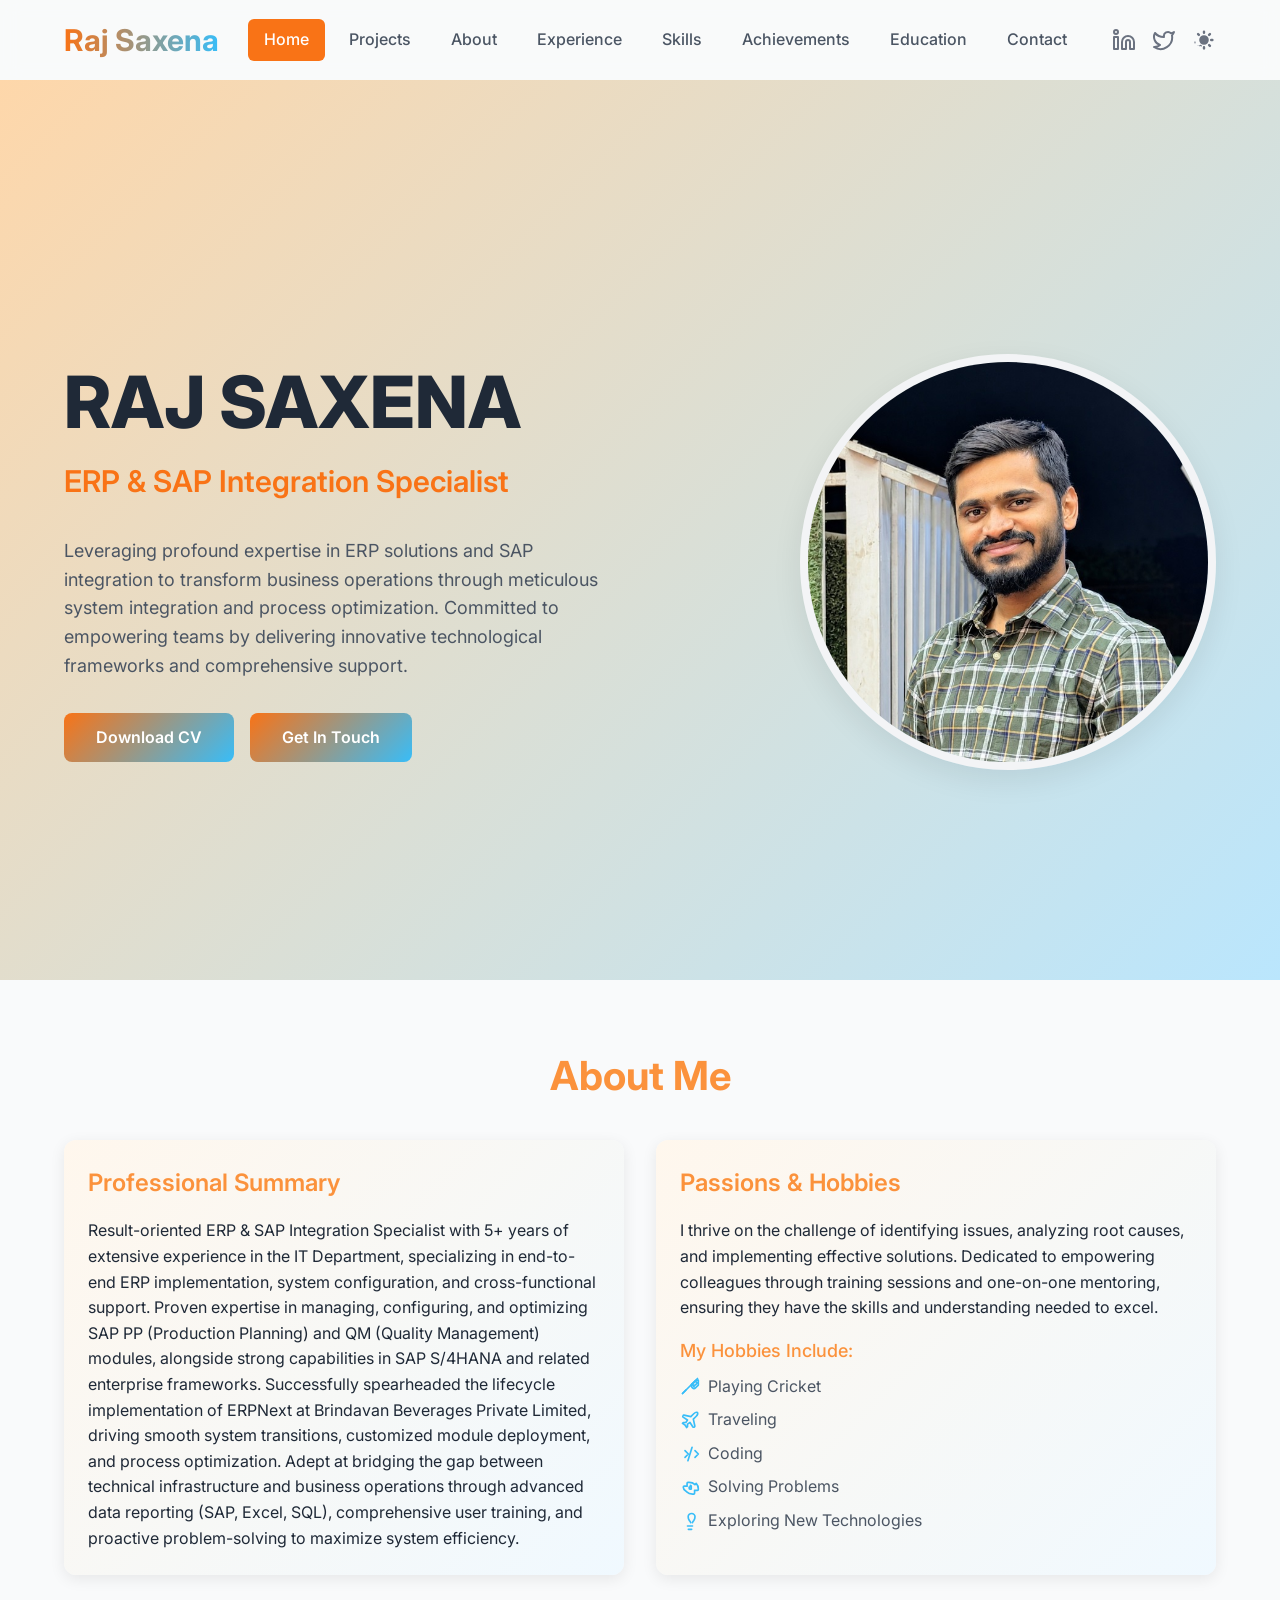
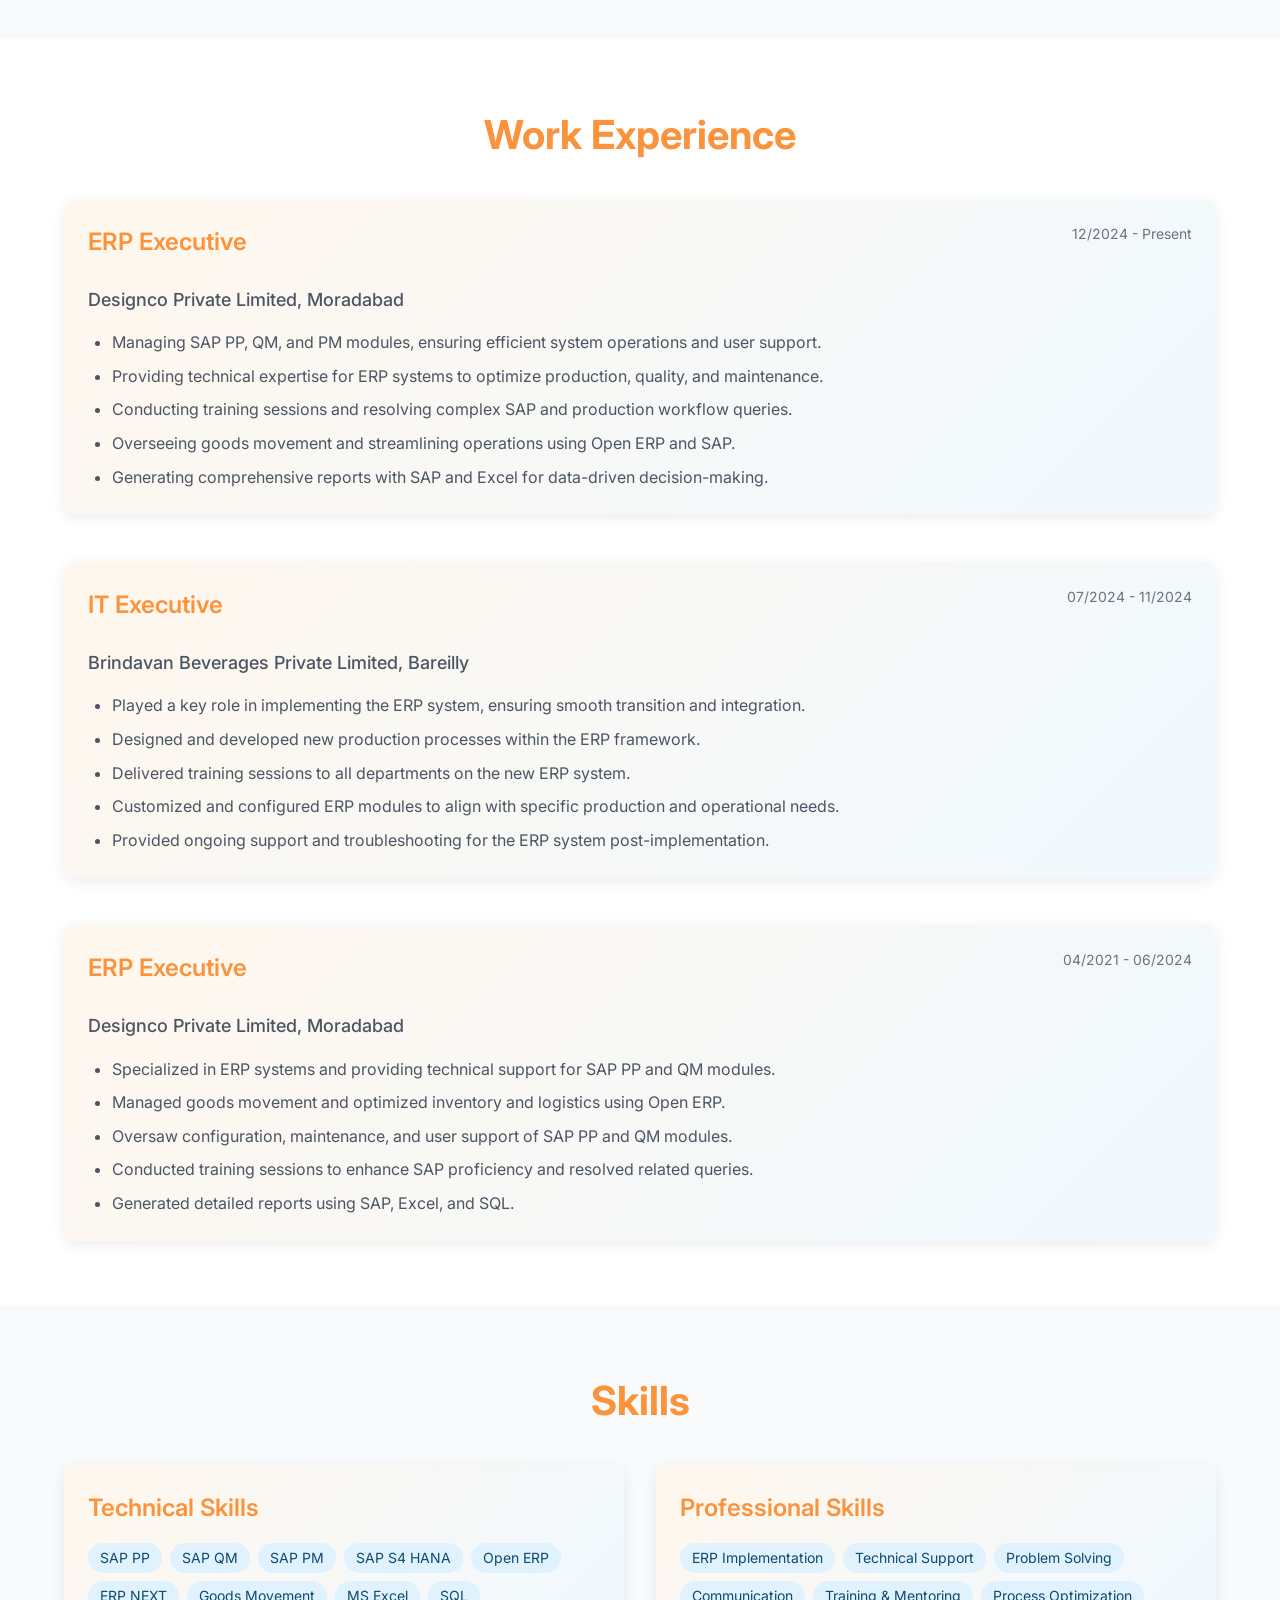
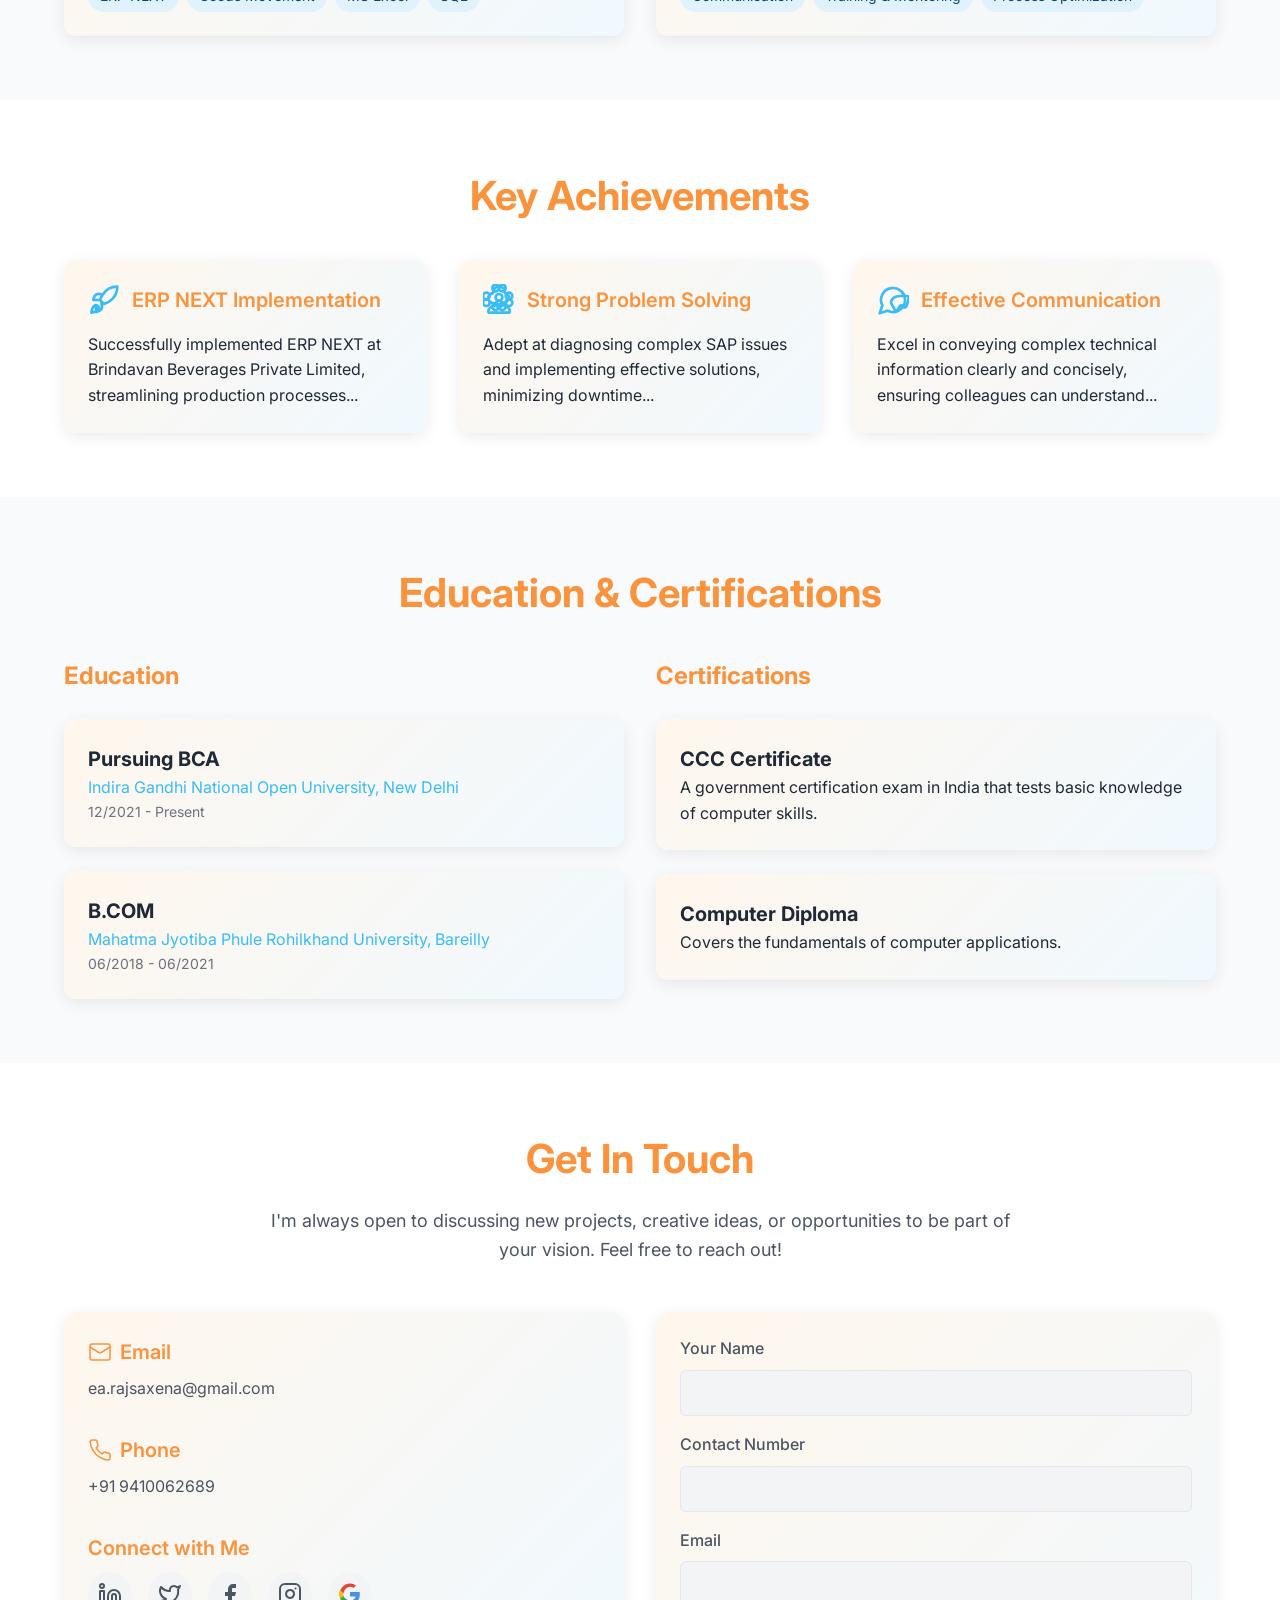
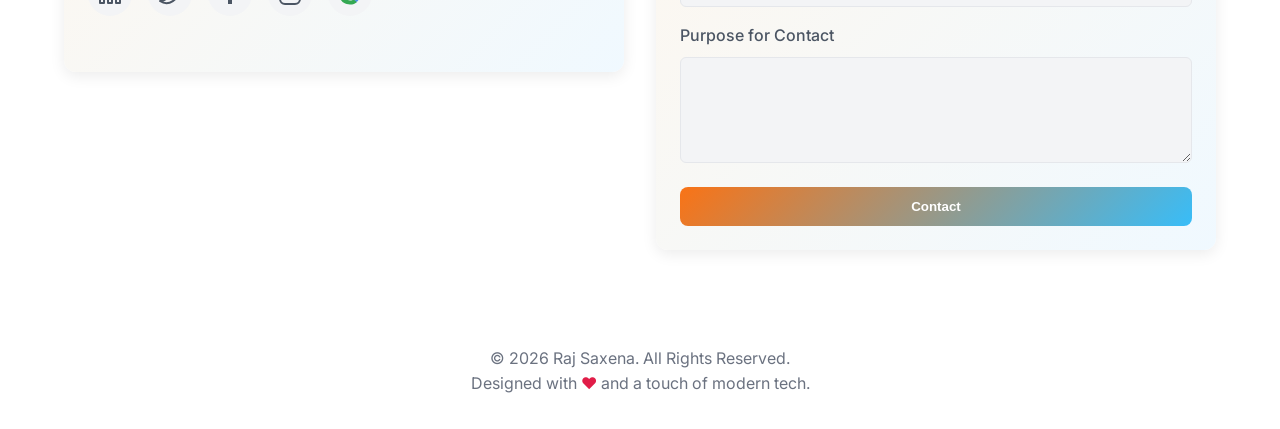
<file: index.html>
<!DOCTYPE html>
<html lang="en">

<head>
    <meta charset="UTF-8">
    <meta name="viewport" content="width=device-width, initial-scale=1.0">
    <title>Raj Saxena</title>
    <link rel="stylesheet" href="Style.css">
    <link rel="shortcut icon" href="logo.png" type="image/x-icon">
    <link href="https://fonts.googleapis.com/css2?family=Inter:wght@300;400;500;600;700;800&display=swap"
        rel="stylesheet">
    
    <!-- Inline script to set theme before page renders to prevent flashing -->
    <script>
        if (localStorage.getItem('color-theme') === 'light' || (!('color-theme' in localStorage) && window.matchMedia('(prefers-color-scheme: light)').matches)) {
            document.documentElement.classList.add('light');
        } else {
            document.documentElement.classList.remove('light');
        }
    </script>
</head>

<body>

    <!-- Header -->
    <header id="header" class="site-header">
        <div class="container header-container">
            <a href="#" class="logo">Raj Saxena</a>
            <nav class="main-nav">
                <a href="#hero" class="nav-link active">Home</a>
                <a href="projects.html" class="nav-link">Projects</a>
                <a href="#about" class="nav-link">About</a>
                <a href="#experience" class="nav-link">Experience</a>
                <a href="#skills" class="nav-link">Skills</a>
                <a href="#achievements" class="nav-link">Achievements</a>
                <a href="#education" class="nav-link">Education</a>
                <a href="#contact" class="nav-link">Contact</a>
            </nav>
            <div class="header-actions">
                <a href="https://linkedin.com/in/mysparkal" target="_blank" class="social-icon" aria-label="LinkedIn">
                    <svg xmlns="http://www.w3.org/2000/svg" width="24" height="24" viewBox="0 0 24 24" fill="none" stroke="currentColor" stroke-width="2" stroke-linecap="round" stroke-linejoin="round"><path d="M16 8a6 6 0 0 1 6 6v7h-4v-7a2 2 0 0 0-2-2 2 2 0 0 0-2 2v7h-4v-7a6 6 0 0 1 6-6z" /><rect width="4" height="12" x="2" y="9" /><circle cx="4" cy="4" r="2" /></svg>
                </a>
                <a href="https://x.com/mysparkal" target="_blank" class="social-icon" aria-label="X">
                    <svg xmlns="http://www.w3.org/2000/svg" width="24" height="24" viewBox="0 0 24 24" fill="none" stroke="currentColor" stroke-width="2" stroke-linecap="round" stroke-linejoin="round"><path d="M22 4s-.7 2.1-2 3.4c1.6 10-9.4 17.3-18 11.6 2.2.1 4.4-.6 6-2C3 15.5.5 9.6 3 5c2.2 2.6 5.6 4.1 9 4-.9-4.2 4-6.6 7-3.8 1.1 0 3-1.2 3-1.2z" /></svg>
                </a>
                <button id="theme-toggle" type="button" class="social-icon theme-toggle-btn">
                    <svg id="theme-toggle-dark-icon" class="icon" fill="currentColor" viewBox="0 0 20 20"><path d="M17.293 13.293A8 8 0 016.707 2.707a8.001 8.001 0 1010.586 10.586z"></path></svg>
                    <svg id="theme-toggle-light-icon" class="icon" fill="currentColor" viewBox="0 0 20 20"><path d="M10 2a1 1 0 011 1v1a1 1 0 11-2 0V3a1 1 0 011-1zm4 8a4 4 0 11-8 0 4 4 0 018 0zm-.464 4.95l.707.707a1 1 0 001.414-1.414l-.707-.707a1 1 0 00-1.414 1.414zm2.12-10.607a1 1 0 010 1.414l-.706.707a1 1 0 11-1.414-1.414l.707-.707a1 1 0 011.414 0zM17 11a1 1 0 100-2h-1a1 1 0 100 2h1zm-7 4a1 1 0 011 1v1a1 1 0 11-2 0v-1a1 1 0 011-1zM5.05 6.464A1 1 0 106.465 5.05l-.708-.707a1 1 0 00-1.414 1.414l.707.707zm-.707 8.486a1 1 0 011.414 0l.707-.707a1 1 0 111.414 1.414l-.707-.707a1 1 0 01-1.414 0zM3 11a1 1 0 100 2H2a1 1 0 100-2h1z" fill-rule="evenodd" clip-rule="evenodd"></path></svg>
                </button>
            </div>
             <div class="mobile-header-actions">
                 <button id="theme-toggle-mobile" type="button" class="social-icon theme-toggle-btn">
                    <svg id="theme-toggle-dark-icon-mobile" class="icon" fill="currentColor" viewBox="0 0 20 20"><path d="M17.293 13.293A8 8 0 016.707 2.707a8.001 8.001 0 1010.586 10.586z"></path></svg>
                    <svg id="theme-toggle-light-icon-mobile" class="icon" fill="currentColor" viewBox="0 0 20 20"><path d="M10 2a1 1 0 011 1v1a1 1 0 11-2 0V3a1 1 0 011-1zm4 8a4 4 0 11-8 0 4 4 0 018 0zm-.464 4.95l.707.707a1 1 0 001.414-1.414l-.707-.707a1 1 0 00-1.414 1.414zm2.12-10.607a1 1 0 010 1.414l-.706.707a1 1 0 11-1.414-1.414l.707-.707a1 1 0 011.414 0zM17 11a1 1 0 100-2h-1a1 1 0 100 2h1zm-7 4a1 1 0 011 1v1a1 1 0 11-2 0v-1a1 1 0 011-1zM5.05 6.464A1 1 0 106.465 5.05l-.708-.707a1 1 0 00-1.414 1.414l.707.707zm-.707 8.486a1 1 0 011.414 0l.707-.707a1 1 0 111.414 1.414l-.707-.707a1 1 0 01-1.414 0zM3 11a1 1 0 100 2H2a1 1 0 100-2h1z" fill-rule="evenodd" clip-rule="evenodd"></path></svg>
                </button>
                <button id="mobile-menu-button" class="mobile-menu-toggle">
                    <svg xmlns="http://www.w3.org/2000/svg" width="28" height="28" viewBox="0 0 24 24"><path d="M4 6h16v2H4zm0 5h16v2H4zm0 5h16v2H4z"/></svg>
                </button>
            </div>
        </div>
    </header>

    <!-- Mobile Menu -->
    <div id="mobile-menu" class="mobile-menu">
        <button id="mobile-menu-close-button" class="mobile-menu-close">
             <svg xmlns="http://www.w3.org/2000/svg" width="24" height="24" viewBox="0 0 24 24" stroke-width="2" stroke="currentColor" fill="none" stroke-linecap="round" stroke-linejoin="round"><path stroke="none" d="M0 0h24v24H0z" fill="none"/><path d="M18 6l-12 12" /><path d="M6 6l12 12" /></svg>
        </button>
        <a href="#hero" class="nav-link">Home</a>
        <a href="projects.html" class="nav-link">Projects</a>
        <a href="#about" class="nav-link">About</a>
        <a href="#experience" class="nav-link">Experience</a>
        <a href="#skills" class="nav-link">Skills</a>
        <a href="#achievements" class="nav-link">Achievements</a>
        <a href="#education" class="nav-link">Education</a>
        <a href="#contact" class="nav-link">Contact</a>
        <div class="mobile-menu-divider">
            <h3>Connect</h3>
            <div class="mobile-social-icons">
                 <a href="https://linkedin.com/in/mysparkal" target="_blank" class="social-icon" aria-label="LinkedIn"><svg xmlns="http://www.w3.org/2000/svg" width="24" height="24" viewBox="0 0 24 24" fill="none" stroke="currentColor" stroke-width="2" stroke-linecap="round" stroke-linejoin="round"><path d="M16 8a6 6 0 0 1 6 6v7h-4v-7a2 2 0 0 0-2-2 2 2 0 0 0-2 2v7h-4v-7a6 6 0 0 1 6-6z" /><rect width="4" height="12" x="2" y="9" /><circle cx="4" cy="4" r="2" /></svg></a>
                 <a href="https://x.com/mysparkal" target="_blank" class="social-icon" aria-label="X"><svg xmlns="http://www.w3.org/2000/svg" width="24" height="24" viewBox="0 0 24 24" fill="none" stroke="currentColor" stroke-width="2" stroke-linecap="round" stroke-linejoin="round"><path d="M22 4s-.7 2.1-2 3.4c1.6 10-9.4 17.3-18 11.6 2.2.1 4.4-.6 6-2C3 15.5.5 9.6 3 5c2.2 2.6 5.6 4.1 9 4-.9-4.2 4-6.6 7-3.8 1.1 0 3-1.2 3-1.2z" /></svg></a>
                 <a href="https://facebook.com/mysparkal" target="_blank" class="social-icon" aria-label="Facebook"><svg xmlns="http://www.w3.org/2000/svg" width="24" height="24" viewBox="0 0 24 24" fill="currentColor"><path d="M18 2h-3a5 5 0 0 0-5 5v3H7v4h3v8h4v-8h3l1-4h-4V7a1 1 0 0 1 1-1h3z" /></svg></a>
                 <a href="https://instagram.com/mysparkal" target="_blank" class="social-icon" aria-label="Instagram"><svg xmlns="http://www.w3.org/2000/svg" width="24" height="24" viewBox="0 0 24 24" fill="none" stroke="currentColor" stroke-width="2" stroke-linecap="round" stroke-linejoin="round"><rect width="20" height="20" x="2" y="2" rx="5" ry="5" /><path d="M16 11.37A4 4 0 1 1 12.63 8 4 4 0 0 1 16 11.37z" /><line x1="17.5" x2="17.51" y1="6.5" y2="6.5" /></svg></a>
            </div>
        </div>
    </div>

    <main>
        <!-- Hero Section -->
        <section id="hero" class="hero-section animated-section">
            <div class="container">
                <div class="grid-2-col hero-grid">
                    <div class="hero-content">
                        <h1 class="hero-title">RAJ SAXENA</h1>
                        <p class="hero-subtitle">ERP & SAP Integration Specialist</p>
                        <p class="hero-description">
                            Leveraging profound expertise in ERP solutions and SAP integration to transform business operations through meticulous system integration and process optimization. Committed to empowering teams by delivering innovative technological frameworks and comprehensive support.
                        </p>
                        <div class="hero-buttons">
                            <a href="https://drive.usercontent.google.com/download?id=1Ys3G4avKZVdgWDQMN4wJlgiaQHlyATZ5&export=download&authuser=0&confirm=t&uuid=3ddcc4d5-b54e-4630-8452-ea43ba74e4e2&at=ABswASacqmo741M9_qurZuznwQJ3:1784262592253" target="_blank" class="btn btn-primary">Download CV</a>
                            <a href="#contact" class="btn btn-primary">Get In Touch</a>
                        </div>
                    </div>
                    <div class="hero-image-container">
                        <img src="IMAGE.jpg" alt="Raj Saxena" class="hero-image" onerror="this.onerror=null; this.src='https://placehold.co/400x400/CCCCCC/FFFFFF?text=Image+Not+Found';">
                    </div>
                </div>
            </div>
        </section>

        <!-- About Section -->
        <section id="about" class="section animated-section">
            <div class="container">
                <h2 class="section-title">About Me</h2>
                <div class="grid-2-col">
                    <div class="card">
                        <h3 class="card-title">Professional Summary</h3>
                        <p>Result-oriented ERP & SAP Integration Specialist with 5+ years of extensive experience in the IT Department, specializing in end-to-end ERP implementation, system configuration, and cross-functional support. Proven expertise in managing, configuring, and optimizing SAP PP (Production Planning) and QM (Quality Management) modules, alongside strong capabilities in SAP S/4HANA and related enterprise frameworks. Successfully spearheaded the lifecycle implementation of ERPNext at Brindavan Beverages Private Limited, driving smooth system transitions, customized module deployment, and process optimization. Adept at bridging the gap between technical infrastructure and business operations through advanced data reporting (SAP, Excel, SQL), comprehensive user training, and proactive problem-solving to maximize system efficiency.</p>
                    </div>
                    <div class="card">
                        <h3 class="card-title">Passions & Hobbies</h3>
                        <p>I thrive on the challenge of identifying issues, analyzing root causes, and implementing effective solutions. Dedicated to empowering colleagues through training sessions and one-on-one mentoring, ensuring they have the skills and understanding needed to excel.</p>
                        <h4 class="card-subtitle">My Hobbies Include:</h4>
                        <ul class="hobby-list">
                            <li><svg xmlns="http://www.w3.org/2000/svg" width="20" height="20" viewBox="0 0 24 24" fill="none" stroke="currentColor" stroke-width="2" stroke-linecap="round" stroke-linejoin="round"><g fill="none" stroke="currentColor" stroke-linecap="round" stroke-linejoin="round" stroke-width="2"><path d="m3 21 4-4" /><path d="m18.5 5.5-4.303 4.303a2.5 2.5 0 0 0 0 3.535l.808.808a2.5 2.5 0 0 0 3.535 0L22 10.848V8h-2.152Z" /><path d="m14.5 9.5.808.808a2.5 2.5 0 0 0 3.535 0L22 7.152V5h-2.152l-3.697 3.697a2.5 2.5 0 0 0 0 3.535L17 13" /><path d="M21 3 3 21" /></g></svg>Playing Cricket</li>
                            <li><svg xmlns="http://www.w3.org/2000/svg" width="20" height="20" viewBox="0 0 24 24" fill="none" stroke="currentColor" stroke-width="2" stroke-linecap="round" stroke-linejoin="round"><path d="M17.8 19.2 16 11l3.5-3.5C21 6 21.5 4 21 3c-1-.5-3 0-4.5 1.5L13 8 4.8 6.2c-.5-.1-.9.1-1.1.5l-.3.5c-.2.5-.1 1 .3 1.3L9 12l-2 3H4l-1 1 3 2 2 3 1-1v-3l3-2 3.5 5.3c.3.4.8.5 1.3.3l.5-.2c.4-.3.6-.7.5-1.2z" /></svg>Traveling</li>
                            <li><svg xmlns="http://www.w3.org/2000/svg" width="20" height="20" viewBox="0 0 24 24" fill="none" stroke="currentColor" stroke-width="2" stroke-linecap="round" stroke-linejoin="round"><path d="m18 16 4-4-4-4m-12 8 4-4-4-4m8.5-4-5 16" /></svg>Coding</li>
                            <li><svg xmlns="http://www.w3.org/2000/svg" width="20" height="20" viewBox="0 0 24 24" fill="none" stroke="currentColor" stroke-width="2" stroke-linecap="round" stroke-linejoin="round"><path d="M19.439 7.561C21.214 9.336 22 11.899 22 14.5V15a1 1 0 0 1-1 1h-3.5v3.5a1 1 0 0 1-1 1H15c-2.601 0-5.164-.786-6.939-2.561S4 15.101 4 12.5V12a1 1 0 0 1 1-1h3.5V7.5a1 1 0 0 1 1-1H11c2.601 0 5.164.786 6.939 2.561z" /><path d="M12.5 12H11v1.5a1 1 0 0 0 1 1h1.5V11a1 1 0 0 0-1-1z" /></svg>Solving Problems</li>
                            <li><svg xmlns="http://www.w3.org/2000/svg" width="20" height="20" viewBox="0 0 24 24" fill="none" stroke="currentColor" stroke-width="2" stroke-linecap="round" stroke-linejoin="round"><path d="M15 14c.2-1 .7-1.7 1.5-2.5C17.7 10.2 18 9 18 7c0-2.2-1.8-4-4-4S9.8 4.8 9.8 7c0 2 .3 3.2 1.5 4.5.8.8 1.3 1.5 1.5 2.5M9 18h6m-5 4h4" /></svg>Exploring New Technologies</li>
                        </ul>
                    </div>
                </div>
            </div>
        </section>

        <!-- Experience Section -->
        <section id="experience" class="section section-alt animated-section">
            <div class="container">
                <h2 class="section-title">Work Experience</h2>
                <div class="experience-list">
                    <div class="card">
                        <div class="card-header">
                            <h3 class="card-title">ERP Executive</h3>
                            <span>12/2024 - Present</span>
                        </div>
                        <p class="card-company">Designco Private Limited, Moradabad</p>
                        <ul class="details-list">
                            <li>Managing SAP PP, QM, and PM modules, ensuring efficient system operations and user support.</li>
                            <li>Providing technical expertise for ERP systems to optimize production, quality, and maintenance.</li>
                            <li>Conducting training sessions and resolving complex SAP and production workflow queries.</li>
                            <li>Overseeing goods movement and streamlining operations using Open ERP and SAP.</li>
                            <li>Generating comprehensive reports with SAP and Excel for data-driven decision-making.</li>
                        </ul>
                    </div>
                    <div class="card">
                         <div class="card-header">
                            <h3 class="card-title">IT Executive</h3>
                            <span>07/2024 - 11/2024</span>
                        </div>
                        <p class="card-company">Brindavan Beverages Private Limited, Bareilly</p>
                        <ul class="details-list">
                            <li>Played a key role in implementing the ERP system, ensuring smooth transition and integration.</li>
                            <li>Designed and developed new production processes within the ERP framework.</li>
                            <li>Delivered training sessions to all departments on the new ERP system.</li>
                            <li>Customized and configured ERP modules to align with specific production and operational needs.</li>
                            <li>Provided ongoing support and troubleshooting for the ERP system post-implementation.</li>
                        </ul>
                    </div>
                    <div class="card">
                         <div class="card-header">
                            <h3 class="card-title">ERP Executive</h3>
                            <span>04/2021 - 06/2024</span>
                        </div>
                        <p class="card-company">Designco Private Limited, Moradabad</p>
                        <ul class="details-list">
                            <li>Specialized in ERP systems and providing technical support for SAP PP and QM modules.</li>
                            <li>Managed goods movement and optimized inventory and logistics using Open ERP.</li>
                            <li>Oversaw configuration, maintenance, and user support of SAP PP and QM modules.</li>
                            <li>Conducted training sessions to enhance SAP proficiency and resolved related queries.</li>
                            <li>Generated detailed reports using SAP, Excel, and SQL.</li>
                        </ul>
                    </div>
                </div>
            </div>
        </section>

        <!-- Skills Section -->
        <section id="skills" class="section animated-section">
            <div class="container">
                <h2 class="section-title">Skills</h2>
                <div class="grid-2-col">
                    <div class="card">
                        <h3 class="card-title">Technical Skills</h3>
                        <div class="tag-container">
                            <span class="tag">SAP PP</span><span class="tag">SAP QM</span><span class="tag">SAP PM</span><span class="tag">SAP S4 HANA</span><span class="tag">Open ERP</span><span class="tag">ERP NEXT</span><span class="tag">Goods Movement</span><span class="tag">MS Excel</span><span class="tag">SQL</span>
                        </div>
                    </div>
                    <div class="card">
                        <h3 class="card-title">Professional Skills</h3>
                        <div class="tag-container">
                            <span class="tag">ERP Implementation</span><span class="tag">Technical Support</span><span class="tag">Problem Solving</span><span class="tag">Communication</span><span class="tag">Training & Mentoring</span><span class="tag">Process Optimization</span>
                        </div>
                    </div>
                </div>
            </div>
        </section>

        <!-- Achievements Section -->
        <section id="achievements" class="section section-alt animated-section">
            <div class="container">
                <h2 class="section-title">Key Achievements</h2>
                <div class="grid-3-col">
                    <div class="card">
                        <div class="card-icon-header">
                           <svg xmlns="http://www.w3.org/2000/svg" width="32" height="32" viewBox="0 0 24 24" fill="none" stroke="currentColor" stroke-width="2" stroke-linecap="round" stroke-linejoin="round"><path d="M4.5 16.5c-1.5 1.26-2 5-2 5s3.74-.5 5-2c.71-.84.7-2.13-.09-2.91a2.18 2.18 0 0 0-2.91-.09zM12 15l-3-3a22 22 0 0 1 2-3.95A12.87 12.87 0 0 1 22 2c0 2.72-.78 7.5-6 11a22.35 22.35 0 0 1-4 2zM9 12H4s.55-3.03 2-4c1.62-1.08 5 0 5 0m-5 8v5s3.03-.55 4-2c1.08-1.62 0-5 0-5" /></svg>
                           <h3>ERP NEXT Implementation</h3>
                        </div>
                        <p>Successfully implemented ERP NEXT at Brindavan Beverages Private Limited, streamlining production processes...</p>
                    </div>
                     <div class="card">
                        <div class="card-icon-header">
                           <svg xmlns="http://www.w3.org/2000/svg" width="32" height="32" viewBox="0 0 24 24" fill="none" stroke="currentColor" stroke-width="2" stroke-linecap="round" stroke-linejoin="round"><path d="M12 2a4.5 4.5 0 0 0-4.5 4.5v.343a4.501 4.501 0 0 0-3.58 3.215A4.5 4.5 0 0 0 8.42 14.5H9a.5.5 0 0 1 .5.5v1a.5.5 0 0 1-.5.5h-.535A4.5 4.5 0 0 0 4 20.535V21a.5.5 0 0 0 .5.5h15a.5.5 0 0 0 .5-.5v-.465A4.5 4.5 0 0 0 15.535 16H15a.5.5 0 0 1-.5-.5v-1a.5.5 0 0 1 .5-.5h.08a4.5 4.5 0 0 0 4.492-4.442A4.501 4.501 0 0 0 16.5 6.843V6.5A4.5 4.5 0 0 0 12 2Zm0 10.5a2.5 2.5 0 0 0 0-5a2.5 2.5 0 0 0 0 5Zm0 0a2.5 2.5 0 0 0 0 5a2.5 2.5 0 0 0 0-5Zm0 0a2.5 2.5 0 0 1 0-5a2.5 2.5 0 0 1 0 5Zm0 0a2.5 2.5 0 0 1 0 5a2.5 2.5 0 0 1 0-5ZM2.5 11.5a2.5 2.5 0 0 0 0-5a2.5 2.5 0 0 0 0 5Zm17 0a2.5 2.5 0 0 1 0-5a2.5 2.5 0 0 1 0 5Zm0 0a2.5 2.5 0 0 0 0 5a2.5 2.5 0 0 0 0-5Zm-17 0a2.5 2.5 0 0 1 0 5a2.5 2.5 0 0 1 0-5ZM9.5 5.5a2.5 2.5 0 0 0 0-5a2.5 2.5 0 0 0 0 5Zm5 0a2.5 2.5 0 0 1 0-5a2.5 2.5 0 0 1 0 5ZM9.5 19.5a2.5 2.5 0 0 1 0-5a2.5 2.5 0 0 1 0 5Zm5 0a2.5 2.5 0 0 0 0-5a2.5 2.5 0 0 0 0 5Z" /></svg>
                           <h3>Strong Problem Solving</h3>
                        </div>
                        <p>Adept at diagnosing complex SAP issues and implementing effective solutions, minimizing downtime...</p>
                    </div>
                     <div class="card">
                        <div class="card-icon-header">
                           <svg xmlns="http://www.w3.org/2000/svg" width="32" height="32" viewBox="0 0 24 24" fill="none" stroke="currentColor" stroke-width="2" stroke-linecap="round" stroke-linejoin="round"><path d="M7.9 20A9 9 0 1 0 4 16.1L2 22Zm7.93-10.84c-.42.04-.83.12-1.22.24-.9.29-1.78.74-2.52 1.32a3.5 3.5 0 0 0-1.19 4.28l2.4 4.2a1.5 1.5 0 0 0 2.6-.42l.91-1.82a1.5 1.5 0 0 1 2.6-.4l.2.4a1.5 1.5 0 0 0 2.7-.7l1-3.5c.31-1.1.43-2.3.19-3.51S17.2 9.2 15.83 9.16Z" /></svg>
                           <h3>Effective Communication</h3>
                        </div>
                        <p>Excel in conveying complex technical information clearly and concisely, ensuring colleagues can understand...</p>
                    </div>
                </div>
            </div>
        </section>

        <!-- Education Section -->
        <section id="education" class="section animated-section">
            <div class="container">
                <h2 class="section-title">Education & Certifications</h2>
                <div class="grid-2-col">
                    <div>
                        <h3 class="subsection-title">Education</h3>
                        <div class="education-list">
                            <div class="card">
                                <h4>Pursuing BCA</h4>
                                <p class="institution">Indira Gandhi National Open University, New Delhi</p>
                                <p class="date">12/2021 - Present</p>
                            </div>
                            <div class="card">
                                <h4>B.COM</h4>
                                <p class="institution">Mahatma Jyotiba Phule Rohilkhand University, Bareilly</p>
                                <p class="date">06/2018 - 06/2021</p>
                            </div>
                        </div>
                    </div>
                    <div>
                        <h3 class="subsection-title">Certifications</h3>
                        <div class="education-list">
                            <div class="card">
                                <h4>CCC Certificate</h4>
                                <p>A government certification exam in India that tests basic knowledge of computer skills.</p>
                            </div>
                            <div class="card">
                                <h4>Computer Diploma</h4>
                                <p>Covers the fundamentals of computer applications.</p>
                            </div>
                        </div>
                    </div>
                </div>
            </div>
        </section>

        <!-- Contact Section -->
        <section id="contact" class="section section-alt animated-section">
            <div class="container">
                <h2 class="section-title">Get In Touch</h2>
                <p class="section-subtitle">
                    I'm always open to discussing new projects, creative ideas, or opportunities to be part of your vision. Feel free to reach out!
                </p>
                <div class="grid-2-col contact-grid">
                    <div class="card contact-details">
                        <div class="contact-item">
                            <h3><svg xmlns="http://www.w3.org/2000/svg" width="24" height="24" viewBox="0 0 24 24" fill="none" stroke="currentColor" stroke-width="2" stroke-linecap="round" stroke-linejoin="round"><rect width="20" height="16" x="2" y="4" rx="2" /><path d="m22 7-8.97 5.7a1.94 1.94 0 0 1-2.06 0L2 7" /></svg>Email</h3>
                            <a href="mailto:ea.rajsaxena@gmail.com">ea.rajsaxena@gmail.com</a>
                        </div>
                        <div class="contact-item">
                            <h3><svg xmlns="http://www.w3.org/2000/svg" width="24" height="24" viewBox="0 0 24 24" fill="none" stroke="currentColor" stroke-width="2" stroke-linecap="round" stroke-linejoin="round"><path d="M22 16.92v3a2 2 0 0 1-2.18 2 19.79 19.79 0 0 1-8.63-3.07 19.5 19.5 0 0 1-6-6 19.79 19.79 0 0 1-3.07-8.67A2 2 0 0 1 4.11 2h3a2 2 0 0 1 2 1.72 12.84 12.84 0 0 0 .7 2.81 2 2 0 0 1-.45 2.11L8.09 9.91a16 16 0 0 0 6 6l1.27-1.27a2 2 0 0 1 2.11-.45 12.84 12.84 0 0 0 2.81.7A2 2 0 0 1 22 16.92z" /></svg>Phone</h3>
                            <a href="tel:+919410062689">+91 9410062689</a>
                        </div>
                        <div class="contact-item">
                            <h3>Connect with Me</h3>
                             <div class="contact-social-icons">
                                <a href="https://linkedin.com/in/mysparkal" class="social-icon-bg" aria-label="LinkedIn"><svg xmlns="http://www.w3.org/2000/svg" width="24" height="24" viewBox="0 0 24 24" fill="none" stroke="currentColor" stroke-width="2" stroke-linecap="round" stroke-linejoin="round"><path d="M16 8a6 6 0 0 1 6 6v7h-4v-7a2 2 0 0 0-2-2 2 2 0 0 0-2 2v7h-4v-7a6 6 0 0 1 6-6z" /><rect width="4" height="12" x="2" y="9" /><circle cx="4" cy="4" r="2" /></svg></a>
                                <a href="https://x.com/mysparkal" class="social-icon-bg" aria-label="X"><svg xmlns="http://www.w3.org/2000/svg" width="24" height="24" viewBox="0 0 24 24" fill="none" stroke="currentColor" stroke-width="2" stroke-linecap="round" stroke-linejoin="round"><path d="M22 4s-.7 2.1-2 3.4c1.6 10-9.4 17.3-18 11.6 2.2.1 4.4-.6 6-2C3 15.5.5 9.6 3 5c2.2 2.6 5.6 4.1 9 4-.9-4.2 4-6.6 7-3.8 1.1 0 3-1.2 3-1.2z" /></svg></a>
                                <a href="https://facebook.com/mysparkal" class="social-icon-bg" aria-label="Facebook"><svg xmlns="http://www.w3.org/2000/svg" width="24" height="24" viewBox="0 0 24 24" fill="currentColor"><path d="M18 2h-3a5 5 0 0 0-5 5v3H7v4h3v8h4v-8h3l1-4h-4V7a1 1 0 0 1 1-1h3z" /></svg></a>
                                <a href="https://instagram.com/mysparkal" class="social-icon-bg" aria-label="Instagram"><svg xmlns="http://www.w3.org/2000/svg" width="24" height="24" viewBox="0 0 24 24" fill="none" stroke="currentColor" stroke-width="2" stroke-linecap="round" stroke-linejoin="round"><rect width="20" height="20" x="2" y="2" rx="5" ry="5" /><path d="M16 11.37A4 4 0 1 1 12.63 8 4 4 0 0 1 16 11.37z" /><line x1="17.5" x2="17.51" y1="6.5" y2="6.5" /></svg></a>
                                <a href="https://g.dev/mysparkal" target="_blank" class="social-icon-bg" aria-label="Google Developers"><svg xmlns="http://www.w3.org/2000/svg" width="24" height="24" viewBox="0 0 48 48"><path fill="#EA4335" d="M24 9.5c3.15 0 5.6 1.37 6.89 2.52l5.06-4.91C32.5 4.4 28.74 3 24 3 14.72 3 6.97 9.64 4.33 18.26l6.59 5.12C12.24 15.07 17.57 9.5 24 9.5z" /><path fill="#34A853" d="M24 44.98c5.78 0 10.63-1.91 14.18-5.18l-6.57-5.47C29.65 36.03 27.1 36.9 24 36.9c-6.28 0-11.63-4.24-13.54-9.94l-6.6 5.1C6.98 40.52 14.92 44.98 24 44.98z" /><path fill="#4A90E2" d="M43.6 24.54c0-1.65-.15-3.24-.43-4.77H24v9.02h11.12c-.48 2.45-1.91 4.54-4.11 5.94l6.57 5.47C41.96 36.03 43.6 30.74 43.6 24.54z" /><path fill="#FBBC05" d="M10.46 26.96A14.58 14.58 0 0 1 9.44 24c0-.98.17-1.93.48-2.83l-6.6-5.11A21.946 21.946 0 0 0 2 24c0 3.47.83 6.76 2.32 9.7l6.59-5.12h-.45z" /></svg></a>
                            </div>
                        </div>
                    </div>
                    <div class="card">
                        <form id="contactForm" action="https://api.web3forms.com/submit" method="POST" class="contact-form">
                            <input type="hidden" name="access_key" value="9509f166-a7a9-4d7f-bc75-a5a9f41d6a0f">
                            <div class="form-group">
                                <label for="name">Your Name</label>
                                <input type="text" id="name" name="name" required>
                            </div>
                            <div class="form-group">
                                <label for="phone">Contact Number</label>
                                <input type="tel" id="phone" name="phone" required>
                            </div>
                             <div class="form-group">
                                <label for="email">Email</label>
                                <input type="email" id="email" name="email" required>
                            </div>
                             <div class="form-group">
                                <label for="purpose">Purpose for Contact</label>
                                <textarea id="purpose" name="purpose" rows="4" required></textarea>
                            </div>
                            <button type="submit" class="btn btn-primary">Contact</button>
                        </form>
                        <div id="form-result"></div>
                    </div>
                </div>
            </div>
        </section>
    </main>

    <!-- Footer -->
    <footer class="site-footer">
        <p>&copy; <span id="currentYear"></span> Raj Saxena. All Rights Reserved.</p>
        <p class="footer-note">Designed with <span>&hearts;</span> and a touch of modern tech.</p>
    </footer>

    <!-- Back to Top Button -->
    <button id="backToTopBtn" class="back-to-top">
        <svg xmlns="http://www.w3.org/2000/svg" width="24" height="24" viewBox="0 0 24 24" fill="none" stroke="currentColor" stroke-width="2" stroke-linecap="round" stroke-linejoin="round"><path d="m5 12 7-7 7 7M12 19V5" /></svg>
    </button>

    <script src="Script.js"></script>
</body>
</html>
</file>
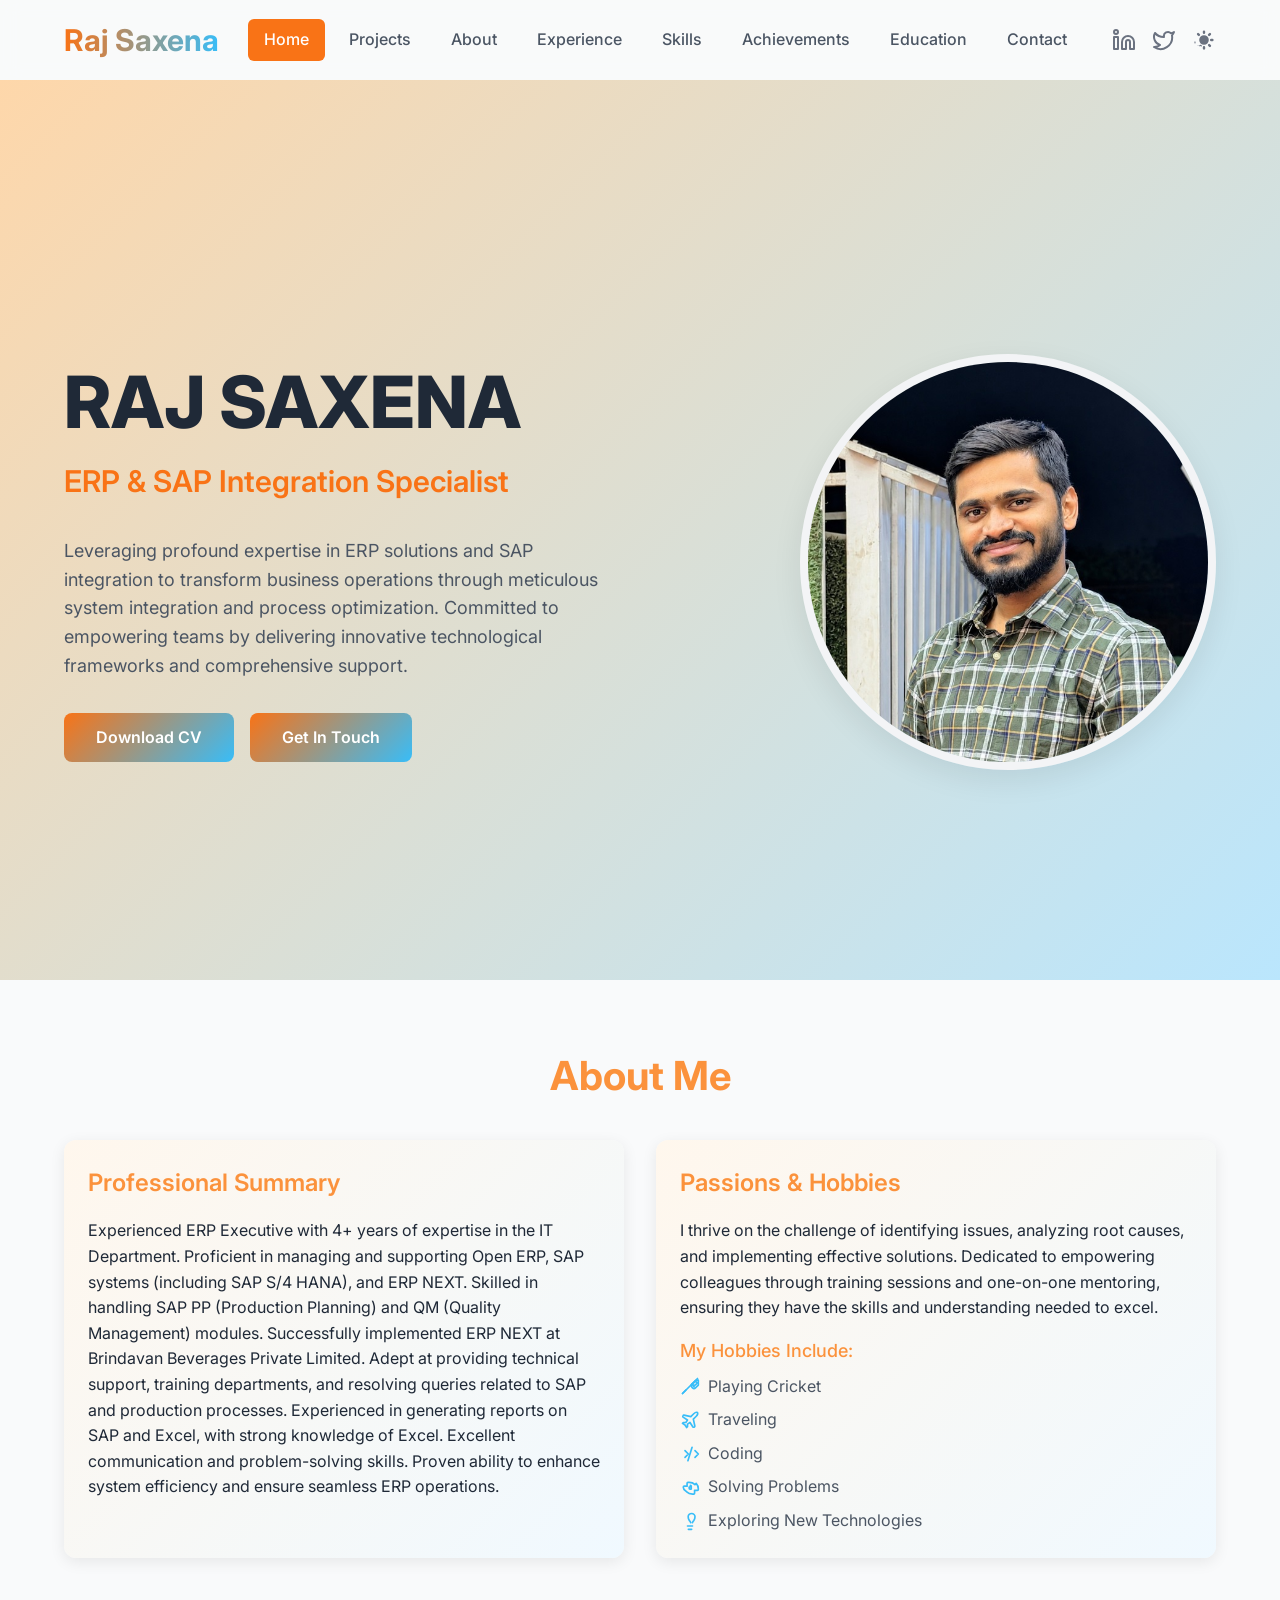
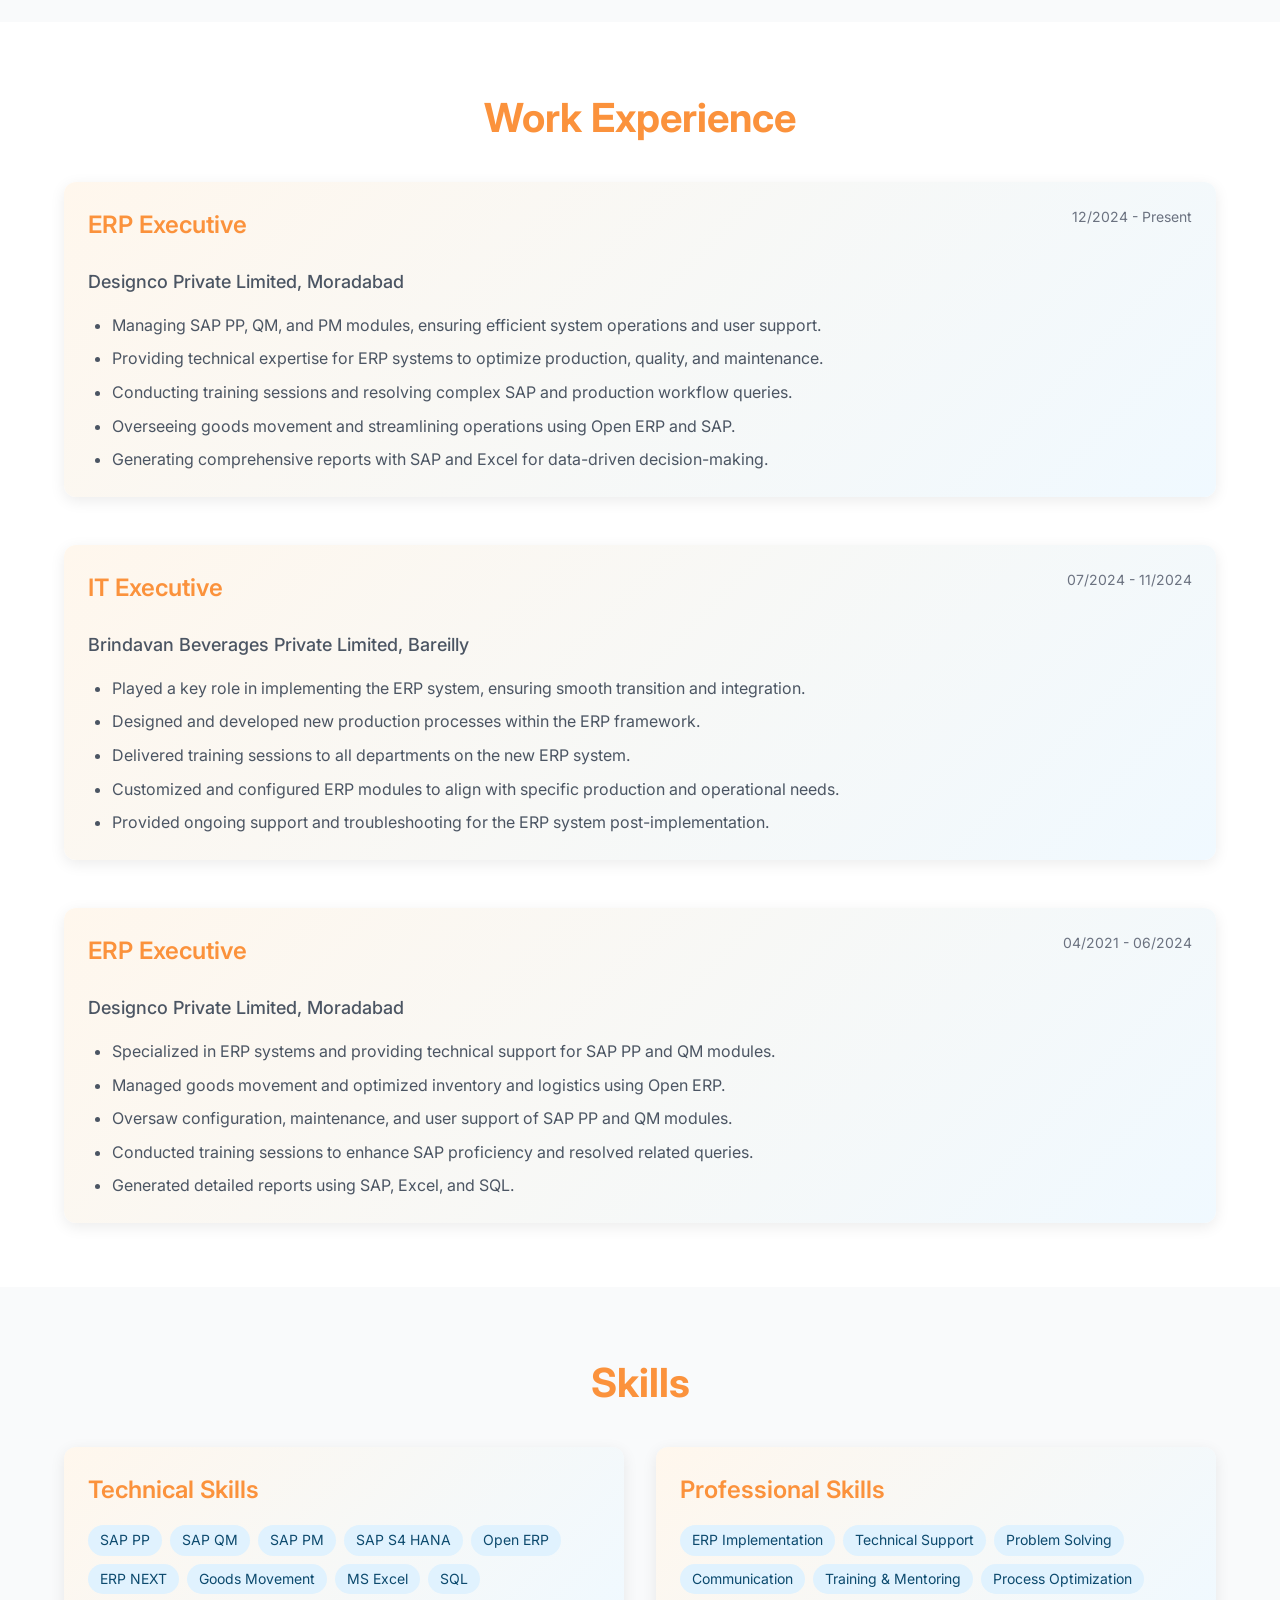
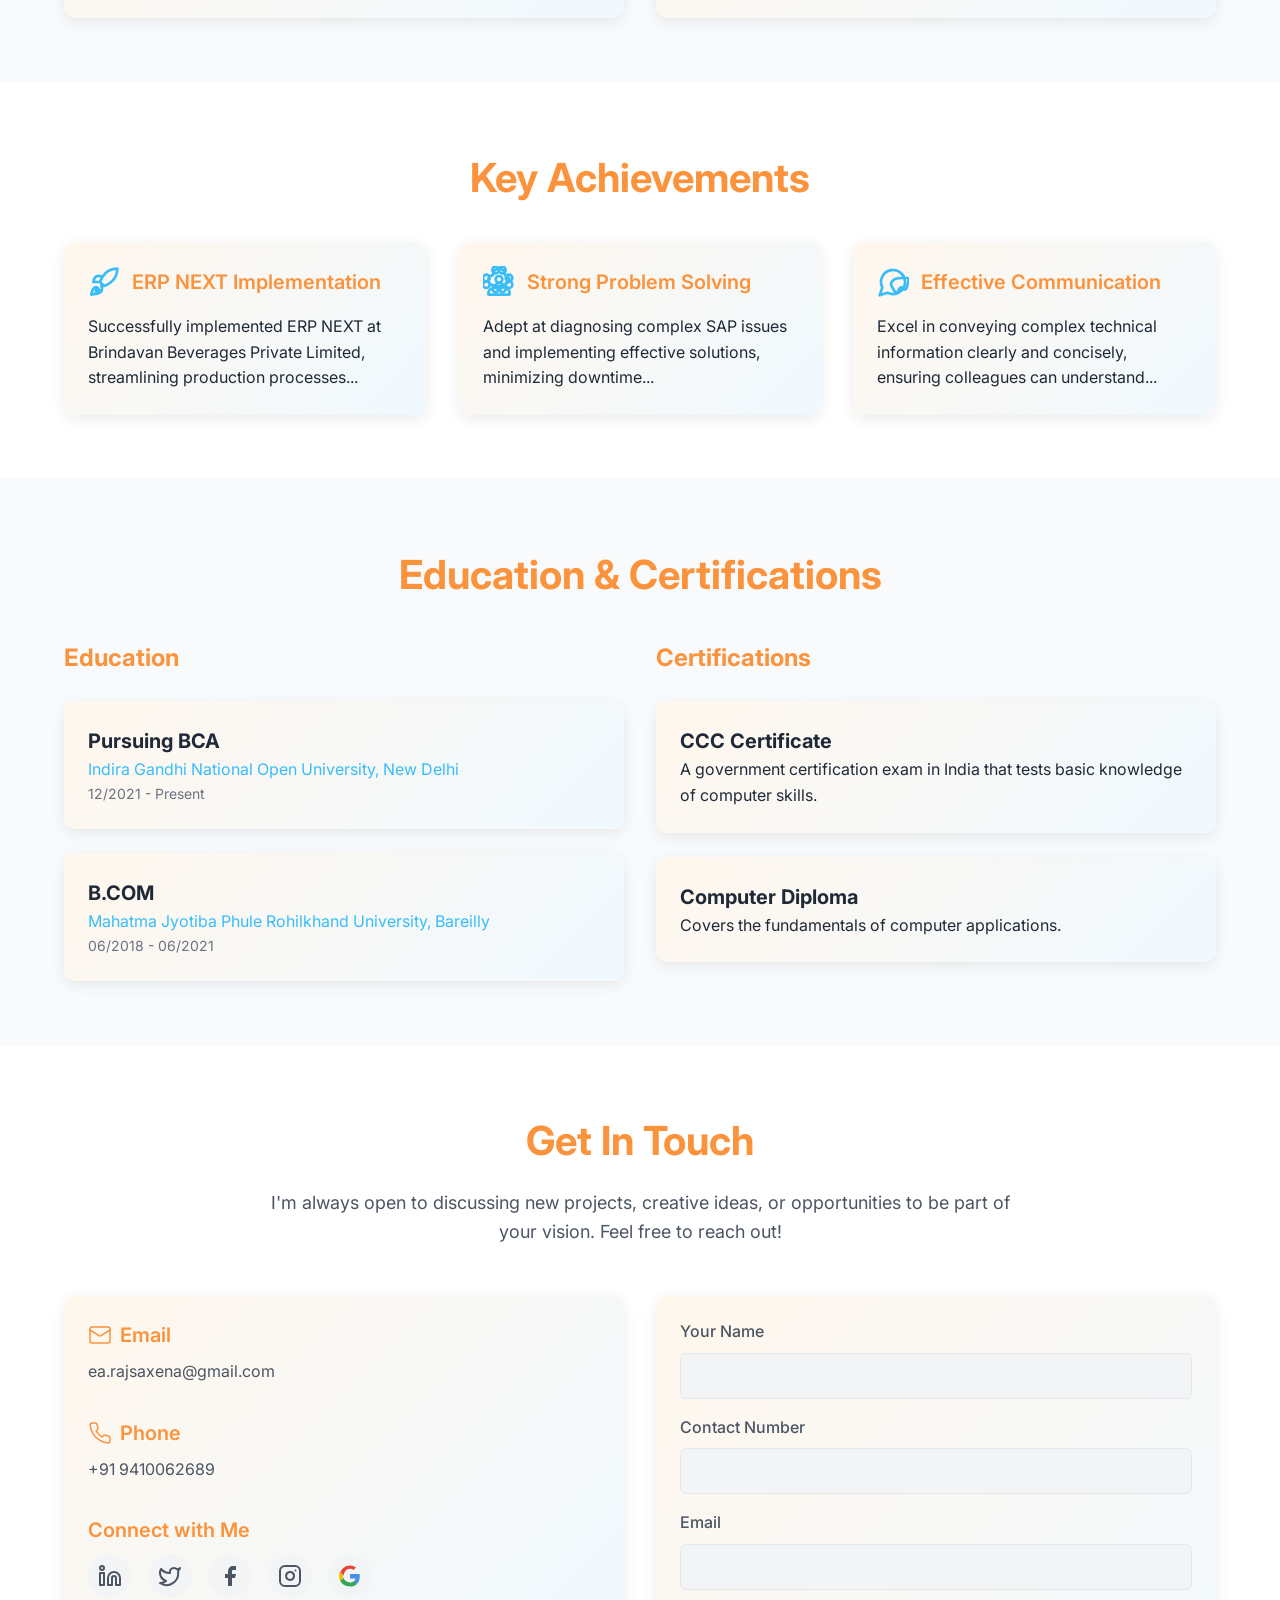
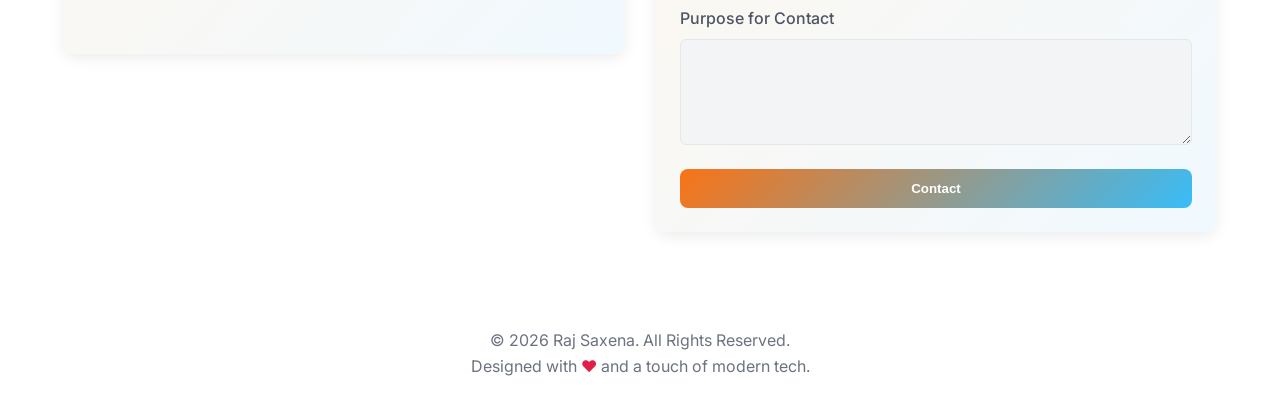
<file: index1.html>
<!DOCTYPE html>
<html lang="en">

<head>
    <meta charset="UTF-8">
    <meta name="viewport" content="width=device-width, initial-scale=1.0">
    <title>Raj Saxena</title>
    <link rel="stylesheet" href="Style.css">
    <link rel="shortcut icon" href="logo.png" type="image/x-icon">
    <link href="https://fonts.googleapis.com/css2?family=Inter:wght@300;400;500;600;700;800&display=swap"
        rel="stylesheet">
    
    <!-- Inline script to set theme before page renders to prevent flashing -->
    <script>
        if (localStorage.getItem('color-theme') === 'light' || (!('color-theme' in localStorage) && window.matchMedia('(prefers-color-scheme: light)').matches)) {
            document.documentElement.classList.add('light');
        } else {
            document.documentElement.classList.remove('light');
        }
    </script>
</head>

<body>

    <!-- Header -->
    <header id="header" class="site-header">
        <div class="container header-container">
            <a href="#" class="logo">Raj Saxena</a>
            <nav class="main-nav">
                <a href="#hero" class="nav-link active">Home</a>
                <a href="projects.html" class="nav-link">Projects</a>
                <a href="#about" class="nav-link">About</a>
                <a href="#experience" class="nav-link">Experience</a>
                <a href="#skills" class="nav-link">Skills</a>
                <a href="#achievements" class="nav-link">Achievements</a>
                <a href="#education" class="nav-link">Education</a>
                <a href="#contact" class="nav-link">Contact</a>
            </nav>
            <div class="header-actions">
                <a href="https://linkedin.com/in/mysparkal" target="_blank" class="social-icon" aria-label="LinkedIn">
                    <svg xmlns="http://www.w3.org/2000/svg" width="24" height="24" viewBox="0 0 24 24" fill="none" stroke="currentColor" stroke-width="2" stroke-linecap="round" stroke-linejoin="round"><path d="M16 8a6 6 0 0 1 6 6v7h-4v-7a2 2 0 0 0-2-2 2 2 0 0 0-2 2v7h-4v-7a6 6 0 0 1 6-6z" /><rect width="4" height="12" x="2" y="9" /><circle cx="4" cy="4" r="2" /></svg>
                </a>
                <a href="https://x.com/mysparkal" target="_blank" class="social-icon" aria-label="X">
                    <svg xmlns="http://www.w3.org/2000/svg" width="24" height="24" viewBox="0 0 24 24" fill="none" stroke="currentColor" stroke-width="2" stroke-linecap="round" stroke-linejoin="round"><path d="M22 4s-.7 2.1-2 3.4c1.6 10-9.4 17.3-18 11.6 2.2.1 4.4-.6 6-2C3 15.5.5 9.6 3 5c2.2 2.6 5.6 4.1 9 4-.9-4.2 4-6.6 7-3.8 1.1 0 3-1.2 3-1.2z" /></svg>
                </a>
                <button id="theme-toggle" type="button" class="social-icon theme-toggle-btn">
                    <svg id="theme-toggle-dark-icon" class="icon" fill="currentColor" viewBox="0 0 20 20"><path d="M17.293 13.293A8 8 0 016.707 2.707a8.001 8.001 0 1010.586 10.586z"></path></svg>
                    <svg id="theme-toggle-light-icon" class="icon" fill="currentColor" viewBox="0 0 20 20"><path d="M10 2a1 1 0 011 1v1a1 1 0 11-2 0V3a1 1 0 011-1zm4 8a4 4 0 11-8 0 4 4 0 018 0zm-.464 4.95l.707.707a1 1 0 001.414-1.414l-.707-.707a1 1 0 00-1.414 1.414zm2.12-10.607a1 1 0 010 1.414l-.706.707a1 1 0 11-1.414-1.414l.707-.707a1 1 0 011.414 0zM17 11a1 1 0 100-2h-1a1 1 0 100 2h1zm-7 4a1 1 0 011 1v1a1 1 0 11-2 0v-1a1 1 0 011-1zM5.05 6.464A1 1 0 106.465 5.05l-.708-.707a1 1 0 00-1.414 1.414l.707.707zm-.707 8.486a1 1 0 011.414 0l.707-.707a1 1 0 111.414 1.414l-.707-.707a1 1 0 01-1.414 0zM3 11a1 1 0 100 2H2a1 1 0 100-2h1z" fill-rule="evenodd" clip-rule="evenodd"></path></svg>
                </button>
            </div>
             <div class="mobile-header-actions">
                 <button id="theme-toggle-mobile" type="button" class="social-icon theme-toggle-btn">
                    <svg id="theme-toggle-dark-icon-mobile" class="icon" fill="currentColor" viewBox="0 0 20 20"><path d="M17.293 13.293A8 8 0 016.707 2.707a8.001 8.001 0 1010.586 10.586z"></path></svg>
                    <svg id="theme-toggle-light-icon-mobile" class="icon" fill="currentColor" viewBox="0 0 20 20"><path d="M10 2a1 1 0 011 1v1a1 1 0 11-2 0V3a1 1 0 011-1zm4 8a4 4 0 11-8 0 4 4 0 018 0zm-.464 4.95l.707.707a1 1 0 001.414-1.414l-.707-.707a1 1 0 00-1.414 1.414zm2.12-10.607a1 1 0 010 1.414l-.706.707a1 1 0 11-1.414-1.414l.707-.707a1 1 0 011.414 0zM17 11a1 1 0 100-2h-1a1 1 0 100 2h1zm-7 4a1 1 0 011 1v1a1 1 0 11-2 0v-1a1 1 0 011-1zM5.05 6.464A1 1 0 106.465 5.05l-.708-.707a1 1 0 00-1.414 1.414l.707.707zm-.707 8.486a1 1 0 011.414 0l.707-.707a1 1 0 111.414 1.414l-.707-.707a1 1 0 01-1.414 0zM3 11a1 1 0 100 2H2a1 1 0 100-2h1z" fill-rule="evenodd" clip-rule="evenodd"></path></svg>
                </button>
                <button id="mobile-menu-button" class="mobile-menu-toggle">
                    <svg xmlns="http://www.w3.org/2000/svg" width="28" height="28" viewBox="0 0 24 24"><path d="M4 6h16v2H4zm0 5h16v2H4zm0 5h16v2H4z"/></svg>
                </button>
            </div>
        </div>
    </header>

    <!-- Mobile Menu -->
    <div id="mobile-menu" class="mobile-menu">
        <button id="mobile-menu-close-button" class="mobile-menu-close">
             <svg xmlns="http://www.w3.org/2000/svg" width="24" height="24" viewBox="0 0 24 24" stroke-width="2" stroke="currentColor" fill="none" stroke-linecap="round" stroke-linejoin="round"><path stroke="none" d="M0 0h24v24H0z" fill="none"/><path d="M18 6l-12 12" /><path d="M6 6l12 12" /></svg>
        </button>
        <a href="#hero" class="nav-link">Home</a>
        <a href="projects.html" class="nav-link">Projects</a>
        <a href="#about" class="nav-link">About</a>
        <a href="#experience" class="nav-link">Experience</a>
        <a href="#skills" class="nav-link">Skills</a>
        <a href="#achievements" class="nav-link">Achievements</a>
        <a href="#education" class="nav-link">Education</a>
        <a href="#contact" class="nav-link">Contact</a>
        <div class="mobile-menu-divider">
            <h3>Connect</h3>
            <div class="mobile-social-icons">
                 <a href="https://linkedin.com/in/mysparkal" target="_blank" class="social-icon" aria-label="LinkedIn"><svg xmlns="http://www.w3.org/2000/svg" width="24" height="24" viewBox="0 0 24 24" fill="none" stroke="currentColor" stroke-width="2" stroke-linecap="round" stroke-linejoin="round"><path d="M16 8a6 6 0 0 1 6 6v7h-4v-7a2 2 0 0 0-2-2 2 2 0 0 0-2 2v7h-4v-7a6 6 0 0 1 6-6z" /><rect width="4" height="12" x="2" y="9" /><circle cx="4" cy="4" r="2" /></svg></a>
                 <a href="https://x.com/mysparkal" target="_blank" class="social-icon" aria-label="X"><svg xmlns="http://www.w3.org/2000/svg" width="24" height="24" viewBox="0 0 24 24" fill="none" stroke="currentColor" stroke-width="2" stroke-linecap="round" stroke-linejoin="round"><path d="M22 4s-.7 2.1-2 3.4c1.6 10-9.4 17.3-18 11.6 2.2.1 4.4-.6 6-2C3 15.5.5 9.6 3 5c2.2 2.6 5.6 4.1 9 4-.9-4.2 4-6.6 7-3.8 1.1 0 3-1.2 3-1.2z" /></svg></a>
                 <a href="https://facebook.com/mysparkal" target="_blank" class="social-icon" aria-label="Facebook"><svg xmlns="http://www.w3.org/2000/svg" width="24" height="24" viewBox="0 0 24 24" fill="currentColor"><path d="M18 2h-3a5 5 0 0 0-5 5v3H7v4h3v8h4v-8h3l1-4h-4V7a1 1 0 0 1 1-1h3z" /></svg></a>
                 <a href="https://instagram.com/mysparkal" target="_blank" class="social-icon" aria-label="Instagram"><svg xmlns="http://www.w3.org/2000/svg" width="24" height="24" viewBox="0 0 24 24" fill="none" stroke="currentColor" stroke-width="2" stroke-linecap="round" stroke-linejoin="round"><rect width="20" height="20" x="2" y="2" rx="5" ry="5" /><path d="M16 11.37A4 4 0 1 1 12.63 8 4 4 0 0 1 16 11.37z" /><line x1="17.5" x2="17.51" y1="6.5" y2="6.5" /></svg></a>
            </div>
        </div>
    </div>

    <main>
        <!-- Hero Section -->
        <section id="hero" class="hero-section animated-section">
            <div class="container">
                <div class="grid-2-col hero-grid">
                    <div class="hero-content">
                        <h1 class="hero-title">RAJ SAXENA</h1>
                        <p class="hero-subtitle">ERP & SAP Integration Specialist</p>
                        <p class="hero-description">
                            Leveraging profound expertise in ERP solutions and SAP integration to transform business operations through meticulous system integration and process optimization. Committed to empowering teams by delivering innovative technological frameworks and comprehensive support.
                        </p>
                        <div class="hero-buttons">
                            <a href="https://drive.usercontent.google.com/download?id=1Ys3G4avKZVdgWDQMN4wJlgiaQHlyATZ5&export=download&authuser=0&confirm=t&uuid=3ddcc4d5-b54e-4630-8452-ea43ba74e4e2&at=ABswASacqmo741M9_qurZuznwQJ3:1784262592253" target="_blank" class="btn btn-primary">Download CV</a>
                            <a href="#contact" class="btn btn-primary">Get In Touch</a>
                        </div>
                    </div>
                    <div class="hero-image-container">
                        <img src="IMAGE.jpg" alt="Raj Saxena" class="hero-image" onerror="this.onerror=null; this.src='https://placehold.co/400x400/CCCCCC/FFFFFF?text=Image+Not+Found';">
                    </div>
                </div>
            </div>
        </section>

        <!-- About Section -->
        <section id="about" class="section animated-section">
            <div class="container">
                <h2 class="section-title">About Me</h2>
                <div class="grid-2-col">
                    <div class="card">
                        <h3 class="card-title">Professional Summary</h3>
                        <p>Experienced ERP Executive with 4+ years of expertise in the IT Department. Proficient in managing and supporting Open ERP, SAP systems (including SAP S/4 HANA), and ERP NEXT. Skilled in handling SAP PP (Production Planning) and QM (Quality Management) modules. Successfully implemented ERP NEXT at Brindavan Beverages Private Limited. Adept at providing technical support, training departments, and resolving queries related to SAP and production processes. Experienced in generating reports on SAP and Excel, with strong knowledge of Excel. Excellent communication and problem-solving skills. Proven ability to enhance system efficiency and ensure seamless ERP operations.</p>
                    </div>
                    <div class="card">
                        <h3 class="card-title">Passions & Hobbies</h3>
                        <p>I thrive on the challenge of identifying issues, analyzing root causes, and implementing effective solutions. Dedicated to empowering colleagues through training sessions and one-on-one mentoring, ensuring they have the skills and understanding needed to excel.</p>
                        <h4 class="card-subtitle">My Hobbies Include:</h4>
                        <ul class="hobby-list">
                            <li><svg xmlns="http://www.w3.org/2000/svg" width="20" height="20" viewBox="0 0 24 24" fill="none" stroke="currentColor" stroke-width="2" stroke-linecap="round" stroke-linejoin="round"><g fill="none" stroke="currentColor" stroke-linecap="round" stroke-linejoin="round" stroke-width="2"><path d="m3 21 4-4" /><path d="m18.5 5.5-4.303 4.303a2.5 2.5 0 0 0 0 3.535l.808.808a2.5 2.5 0 0 0 3.535 0L22 10.848V8h-2.152Z" /><path d="m14.5 9.5.808.808a2.5 2.5 0 0 0 3.535 0L22 7.152V5h-2.152l-3.697 3.697a2.5 2.5 0 0 0 0 3.535L17 13" /><path d="M21 3 3 21" /></g></svg>Playing Cricket</li>
                            <li><svg xmlns="http://www.w3.org/2000/svg" width="20" height="20" viewBox="0 0 24 24" fill="none" stroke="currentColor" stroke-width="2" stroke-linecap="round" stroke-linejoin="round"><path d="M17.8 19.2 16 11l3.5-3.5C21 6 21.5 4 21 3c-1-.5-3 0-4.5 1.5L13 8 4.8 6.2c-.5-.1-.9.1-1.1.5l-.3.5c-.2.5-.1 1 .3 1.3L9 12l-2 3H4l-1 1 3 2 2 3 1-1v-3l3-2 3.5 5.3c.3.4.8.5 1.3.3l.5-.2c.4-.3.6-.7.5-1.2z" /></svg>Traveling</li>
                            <li><svg xmlns="http://www.w3.org/2000/svg" width="20" height="20" viewBox="0 0 24 24" fill="none" stroke="currentColor" stroke-width="2" stroke-linecap="round" stroke-linejoin="round"><path d="m18 16 4-4-4-4m-12 8 4-4-4-4m8.5-4-5 16" /></svg>Coding</li>
                            <li><svg xmlns="http://www.w3.org/2000/svg" width="20" height="20" viewBox="0 0 24 24" fill="none" stroke="currentColor" stroke-width="2" stroke-linecap="round" stroke-linejoin="round"><path d="M19.439 7.561C21.214 9.336 22 11.899 22 14.5V15a1 1 0 0 1-1 1h-3.5v3.5a1 1 0 0 1-1 1H15c-2.601 0-5.164-.786-6.939-2.561S4 15.101 4 12.5V12a1 1 0 0 1 1-1h3.5V7.5a1 1 0 0 1 1-1H11c2.601 0 5.164.786 6.939 2.561z" /><path d="M12.5 12H11v1.5a1 1 0 0 0 1 1h1.5V11a1 1 0 0 0-1-1z" /></svg>Solving Problems</li>
                            <li><svg xmlns="http://www.w3.org/2000/svg" width="20" height="20" viewBox="0 0 24 24" fill="none" stroke="currentColor" stroke-width="2" stroke-linecap="round" stroke-linejoin="round"><path d="M15 14c.2-1 .7-1.7 1.5-2.5C17.7 10.2 18 9 18 7c0-2.2-1.8-4-4-4S9.8 4.8 9.8 7c0 2 .3 3.2 1.5 4.5.8.8 1.3 1.5 1.5 2.5M9 18h6m-5 4h4" /></svg>Exploring New Technologies</li>
                        </ul>
                    </div>
                </div>
            </div>
        </section>

        <!-- Experience Section -->
        <section id="experience" class="section section-alt animated-section">
            <div class="container">
                <h2 class="section-title">Work Experience</h2>
                <div class="experience-list">
                    <div class="card">
                        <div class="card-header">
                            <h3 class="card-title">ERP Executive</h3>
                            <span>12/2024 - Present</span>
                        </div>
                        <p class="card-company">Designco Private Limited, Moradabad</p>
                        <ul class="details-list">
                            <li>Managing SAP PP, QM, and PM modules, ensuring efficient system operations and user support.</li>
                            <li>Providing technical expertise for ERP systems to optimize production, quality, and maintenance.</li>
                            <li>Conducting training sessions and resolving complex SAP and production workflow queries.</li>
                            <li>Overseeing goods movement and streamlining operations using Open ERP and SAP.</li>
                            <li>Generating comprehensive reports with SAP and Excel for data-driven decision-making.</li>
                        </ul>
                    </div>
                    <div class="card">
                         <div class="card-header">
                            <h3 class="card-title">IT Executive</h3>
                            <span>07/2024 - 11/2024</span>
                        </div>
                        <p class="card-company">Brindavan Beverages Private Limited, Bareilly</p>
                        <ul class="details-list">
                            <li>Played a key role in implementing the ERP system, ensuring smooth transition and integration.</li>
                            <li>Designed and developed new production processes within the ERP framework.</li>
                            <li>Delivered training sessions to all departments on the new ERP system.</li>
                            <li>Customized and configured ERP modules to align with specific production and operational needs.</li>
                            <li>Provided ongoing support and troubleshooting for the ERP system post-implementation.</li>
                        </ul>
                    </div>
                    <div class="card">
                         <div class="card-header">
                            <h3 class="card-title">ERP Executive</h3>
                            <span>04/2021 - 06/2024</span>
                        </div>
                        <p class="card-company">Designco Private Limited, Moradabad</p>
                        <ul class="details-list">
                            <li>Specialized in ERP systems and providing technical support for SAP PP and QM modules.</li>
                            <li>Managed goods movement and optimized inventory and logistics using Open ERP.</li>
                            <li>Oversaw configuration, maintenance, and user support of SAP PP and QM modules.</li>
                            <li>Conducted training sessions to enhance SAP proficiency and resolved related queries.</li>
                            <li>Generated detailed reports using SAP, Excel, and SQL.</li>
                        </ul>
                    </div>
                </div>
            </div>
        </section>

        <!-- Skills Section -->
        <section id="skills" class="section animated-section">
            <div class="container">
                <h2 class="section-title">Skills</h2>
                <div class="grid-2-col">
                    <div class="card">
                        <h3 class="card-title">Technical Skills</h3>
                        <div class="tag-container">
                            <span class="tag">SAP PP</span><span class="tag">SAP QM</span><span class="tag">SAP PM</span><span class="tag">SAP S4 HANA</span><span class="tag">Open ERP</span><span class="tag">ERP NEXT</span><span class="tag">Goods Movement</span><span class="tag">MS Excel</span><span class="tag">SQL</span>
                        </div>
                    </div>
                    <div class="card">
                        <h3 class="card-title">Professional Skills</h3>
                        <div class="tag-container">
                            <span class="tag">ERP Implementation</span><span class="tag">Technical Support</span><span class="tag">Problem Solving</span><span class="tag">Communication</span><span class="tag">Training & Mentoring</span><span class="tag">Process Optimization</span>
                        </div>
                    </div>
                </div>
            </div>
        </section>

        <!-- Achievements Section -->
        <section id="achievements" class="section section-alt animated-section">
            <div class="container">
                <h2 class="section-title">Key Achievements</h2>
                <div class="grid-3-col">
                    <div class="card">
                        <div class="card-icon-header">
                           <svg xmlns="http://www.w3.org/2000/svg" width="32" height="32" viewBox="0 0 24 24" fill="none" stroke="currentColor" stroke-width="2" stroke-linecap="round" stroke-linejoin="round"><path d="M4.5 16.5c-1.5 1.26-2 5-2 5s3.74-.5 5-2c.71-.84.7-2.13-.09-2.91a2.18 2.18 0 0 0-2.91-.09zM12 15l-3-3a22 22 0 0 1 2-3.95A12.87 12.87 0 0 1 22 2c0 2.72-.78 7.5-6 11a22.35 22.35 0 0 1-4 2zM9 12H4s.55-3.03 2-4c1.62-1.08 5 0 5 0m-5 8v5s3.03-.55 4-2c1.08-1.62 0-5 0-5" /></svg>
                           <h3>ERP NEXT Implementation</h3>
                        </div>
                        <p>Successfully implemented ERP NEXT at Brindavan Beverages Private Limited, streamlining production processes...</p>
                    </div>
                     <div class="card">
                        <div class="card-icon-header">
                           <svg xmlns="http://www.w3.org/2000/svg" width="32" height="32" viewBox="0 0 24 24" fill="none" stroke="currentColor" stroke-width="2" stroke-linecap="round" stroke-linejoin="round"><path d="M12 2a4.5 4.5 0 0 0-4.5 4.5v.343a4.501 4.501 0 0 0-3.58 3.215A4.5 4.5 0 0 0 8.42 14.5H9a.5.5 0 0 1 .5.5v1a.5.5 0 0 1-.5.5h-.535A4.5 4.5 0 0 0 4 20.535V21a.5.5 0 0 0 .5.5h15a.5.5 0 0 0 .5-.5v-.465A4.5 4.5 0 0 0 15.535 16H15a.5.5 0 0 1-.5-.5v-1a.5.5 0 0 1 .5-.5h.08a4.5 4.5 0 0 0 4.492-4.442A4.501 4.501 0 0 0 16.5 6.843V6.5A4.5 4.5 0 0 0 12 2Zm0 10.5a2.5 2.5 0 0 0 0-5a2.5 2.5 0 0 0 0 5Zm0 0a2.5 2.5 0 0 0 0 5a2.5 2.5 0 0 0 0-5Zm0 0a2.5 2.5 0 0 1 0-5a2.5 2.5 0 0 1 0 5Zm0 0a2.5 2.5 0 0 1 0 5a2.5 2.5 0 0 1 0-5ZM2.5 11.5a2.5 2.5 0 0 0 0-5a2.5 2.5 0 0 0 0 5Zm17 0a2.5 2.5 0 0 1 0-5a2.5 2.5 0 0 1 0 5Zm0 0a2.5 2.5 0 0 0 0 5a2.5 2.5 0 0 0 0-5Zm-17 0a2.5 2.5 0 0 1 0 5a2.5 2.5 0 0 1 0-5ZM9.5 5.5a2.5 2.5 0 0 0 0-5a2.5 2.5 0 0 0 0 5Zm5 0a2.5 2.5 0 0 1 0-5a2.5 2.5 0 0 1 0 5ZM9.5 19.5a2.5 2.5 0 0 1 0-5a2.5 2.5 0 0 1 0 5Zm5 0a2.5 2.5 0 0 0 0-5a2.5 2.5 0 0 0 0 5Z" /></svg>
                           <h3>Strong Problem Solving</h3>
                        </div>
                        <p>Adept at diagnosing complex SAP issues and implementing effective solutions, minimizing downtime...</p>
                    </div>
                     <div class="card">
                        <div class="card-icon-header">
                           <svg xmlns="http://www.w3.org/2000/svg" width="32" height="32" viewBox="0 0 24 24" fill="none" stroke="currentColor" stroke-width="2" stroke-linecap="round" stroke-linejoin="round"><path d="M7.9 20A9 9 0 1 0 4 16.1L2 22Zm7.93-10.84c-.42.04-.83.12-1.22.24-.9.29-1.78.74-2.52 1.32a3.5 3.5 0 0 0-1.19 4.28l2.4 4.2a1.5 1.5 0 0 0 2.6-.42l.91-1.82a1.5 1.5 0 0 1 2.6-.4l.2.4a1.5 1.5 0 0 0 2.7-.7l1-3.5c.31-1.1.43-2.3.19-3.51S17.2 9.2 15.83 9.16Z" /></svg>
                           <h3>Effective Communication</h3>
                        </div>
                        <p>Excel in conveying complex technical information clearly and concisely, ensuring colleagues can understand...</p>
                    </div>
                </div>
            </div>
        </section>

        <!-- Education Section -->
        <section id="education" class="section animated-section">
            <div class="container">
                <h2 class="section-title">Education & Certifications</h2>
                <div class="grid-2-col">
                    <div>
                        <h3 class="subsection-title">Education</h3>
                        <div class="education-list">
                            <div class="card">
                                <h4>Pursuing BCA</h4>
                                <p class="institution">Indira Gandhi National Open University, New Delhi</p>
                                <p class="date">12/2021 - Present</p>
                            </div>
                            <div class="card">
                                <h4>B.COM</h4>
                                <p class="institution">Mahatma Jyotiba Phule Rohilkhand University, Bareilly</p>
                                <p class="date">06/2018 - 06/2021</p>
                            </div>
                        </div>
                    </div>
                    <div>
                        <h3 class="subsection-title">Certifications</h3>
                        <div class="education-list">
                            <div class="card">
                                <h4>CCC Certificate</h4>
                                <p>A government certification exam in India that tests basic knowledge of computer skills.</p>
                            </div>
                            <div class="card">
                                <h4>Computer Diploma</h4>
                                <p>Covers the fundamentals of computer applications.</p>
                            </div>
                        </div>
                    </div>
                </div>
            </div>
        </section>

        <!-- Contact Section -->
        <section id="contact" class="section section-alt animated-section">
            <div class="container">
                <h2 class="section-title">Get In Touch</h2>
                <p class="section-subtitle">
                    I'm always open to discussing new projects, creative ideas, or opportunities to be part of your vision. Feel free to reach out!
                </p>
                <div class="grid-2-col contact-grid">
                    <div class="card contact-details">
                        <div class="contact-item">
                            <h3><svg xmlns="http://www.w3.org/2000/svg" width="24" height="24" viewBox="0 0 24 24" fill="none" stroke="currentColor" stroke-width="2" stroke-linecap="round" stroke-linejoin="round"><rect width="20" height="16" x="2" y="4" rx="2" /><path d="m22 7-8.97 5.7a1.94 1.94 0 0 1-2.06 0L2 7" /></svg>Email</h3>
                            <a href="mailto:ea.rajsaxena@gmail.com">ea.rajsaxena@gmail.com</a>
                        </div>
                        <div class="contact-item">
                            <h3><svg xmlns="http://www.w3.org/2000/svg" width="24" height="24" viewBox="0 0 24 24" fill="none" stroke="currentColor" stroke-width="2" stroke-linecap="round" stroke-linejoin="round"><path d="M22 16.92v3a2 2 0 0 1-2.18 2 19.79 19.79 0 0 1-8.63-3.07 19.5 19.5 0 0 1-6-6 19.79 19.79 0 0 1-3.07-8.67A2 2 0 0 1 4.11 2h3a2 2 0 0 1 2 1.72 12.84 12.84 0 0 0 .7 2.81 2 2 0 0 1-.45 2.11L8.09 9.91a16 16 0 0 0 6 6l1.27-1.27a2 2 0 0 1 2.11-.45 12.84 12.84 0 0 0 2.81.7A2 2 0 0 1 22 16.92z" /></svg>Phone</h3>
                            <a href="tel:+919410062689">+91 9410062689</a>
                        </div>
                        <div class="contact-item">
                            <h3>Connect with Me</h3>
                             <div class="contact-social-icons">
                                <a href="https://linkedin.com/in/mysparkal" class="social-icon-bg" aria-label="LinkedIn"><svg xmlns="http://www.w3.org/2000/svg" width="24" height="24" viewBox="0 0 24 24" fill="none" stroke="currentColor" stroke-width="2" stroke-linecap="round" stroke-linejoin="round"><path d="M16 8a6 6 0 0 1 6 6v7h-4v-7a2 2 0 0 0-2-2 2 2 0 0 0-2 2v7h-4v-7a6 6 0 0 1 6-6z" /><rect width="4" height="12" x="2" y="9" /><circle cx="4" cy="4" r="2" /></svg></a>
                                <a href="https://x.com/mysparkal" class="social-icon-bg" aria-label="X"><svg xmlns="http://www.w3.org/2000/svg" width="24" height="24" viewBox="0 0 24 24" fill="none" stroke="currentColor" stroke-width="2" stroke-linecap="round" stroke-linejoin="round"><path d="M22 4s-.7 2.1-2 3.4c1.6 10-9.4 17.3-18 11.6 2.2.1 4.4-.6 6-2C3 15.5.5 9.6 3 5c2.2 2.6 5.6 4.1 9 4-.9-4.2 4-6.6 7-3.8 1.1 0 3-1.2 3-1.2z" /></svg></a>
                                <a href="https://facebook.com/mysparkal" class="social-icon-bg" aria-label="Facebook"><svg xmlns="http://www.w3.org/2000/svg" width="24" height="24" viewBox="0 0 24 24" fill="currentColor"><path d="M18 2h-3a5 5 0 0 0-5 5v3H7v4h3v8h4v-8h3l1-4h-4V7a1 1 0 0 1 1-1h3z" /></svg></a>
                                <a href="https://instagram.com/mysparkal" class="social-icon-bg" aria-label="Instagram"><svg xmlns="http://www.w3.org/2000/svg" width="24" height="24" viewBox="0 0 24 24" fill="none" stroke="currentColor" stroke-width="2" stroke-linecap="round" stroke-linejoin="round"><rect width="20" height="20" x="2" y="2" rx="5" ry="5" /><path d="M16 11.37A4 4 0 1 1 12.63 8 4 4 0 0 1 16 11.37z" /><line x1="17.5" x2="17.51" y1="6.5" y2="6.5" /></svg></a>
                                <a href="https://g.dev/mysparkal" target="_blank" class="social-icon-bg" aria-label="Google Developers"><svg xmlns="http://www.w3.org/2000/svg" width="24" height="24" viewBox="0 0 48 48"><path fill="#EA4335" d="M24 9.5c3.15 0 5.6 1.37 6.89 2.52l5.06-4.91C32.5 4.4 28.74 3 24 3 14.72 3 6.97 9.64 4.33 18.26l6.59 5.12C12.24 15.07 17.57 9.5 24 9.5z" /><path fill="#34A853" d="M24 44.98c5.78 0 10.63-1.91 14.18-5.18l-6.57-5.47C29.65 36.03 27.1 36.9 24 36.9c-6.28 0-11.63-4.24-13.54-9.94l-6.6 5.1C6.98 40.52 14.92 44.98 24 44.98z" /><path fill="#4A90E2" d="M43.6 24.54c0-1.65-.15-3.24-.43-4.77H24v9.02h11.12c-.48 2.45-1.91 4.54-4.11 5.94l6.57 5.47C41.96 36.03 43.6 30.74 43.6 24.54z" /><path fill="#FBBC05" d="M10.46 26.96A14.58 14.58 0 0 1 9.44 24c0-.98.17-1.93.48-2.83l-6.6-5.11A21.946 21.946 0 0 0 2 24c0 3.47.83 6.76 2.32 9.7l6.59-5.12h-.45z" /></svg></a>
                            </div>
                        </div>
                    </div>
                    <div class="card">
                        <form id="contactForm" action="https://api.web3forms.com/submit" method="POST" class="contact-form">
                            <input type="hidden" name="access_key" value="9509f166-a7a9-4d7f-bc75-a5a9f41d6a0f">
                            <div class="form-group">
                                <label for="name">Your Name</label>
                                <input type="text" id="name" name="name" required>
                            </div>
                            <div class="form-group">
                                <label for="phone">Contact Number</label>
                                <input type="tel" id="phone" name="phone" required>
                            </div>
                             <div class="form-group">
                                <label for="email">Email</label>
                                <input type="email" id="email" name="email" required>
                            </div>
                             <div class="form-group">
                                <label for="purpose">Purpose for Contact</label>
                                <textarea id="purpose" name="purpose" rows="4" required></textarea>
                            </div>
                            <button type="submit" class="btn btn-primary">Contact</button>
                        </form>
                        <div id="form-result"></div>
                    </div>
                </div>
            </div>
        </section>
    </main>

    <!-- Footer -->
    <footer class="site-footer">
        <p>&copy; <span id="currentYear"></span> Raj Saxena. All Rights Reserved.</p>
        <p class="footer-note">Designed with <span>&hearts;</span> and a touch of modern tech.</p>
    </footer>

    <!-- Back to Top Button -->
    <button id="backToTopBtn" class="back-to-top">
        <svg xmlns="http://www.w3.org/2000/svg" width="24" height="24" viewBox="0 0 24 24" fill="none" stroke="currentColor" stroke-width="2" stroke-linecap="round" stroke-linejoin="round"><path d="m5 12 7-7 7 7M12 19V5" /></svg>
    </button>

    <script src="Script.js"></script>
</body>
</html>
</file>
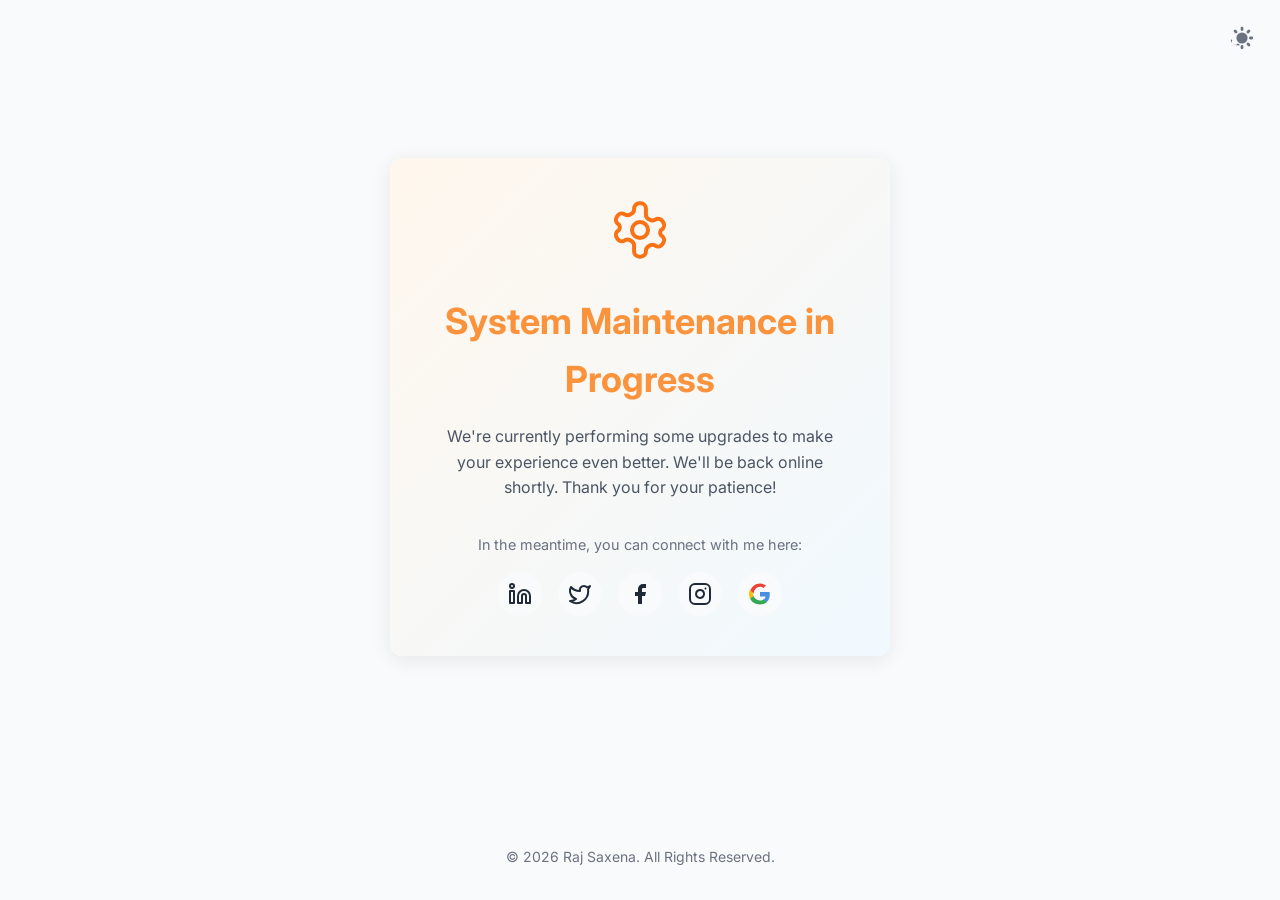
<file: index2.html>
<!DOCTYPE html>
<html lang="en">

<head>
    <meta charset="UTF-8">
    <meta name="viewport" content="width=device-width, initial-scale=1.0">
    <title>Under Maintenance | Raj Saxena</title>
    <!-- Using the same favicon from your portfolio -->
    <link rel="shortcut icon" href="logo.png" type="image/x-icon">
    <link href="https://fonts.googleapis.com/css2?family=Inter:wght@300;400;500;600;700;800&display=swap"
        rel="stylesheet">

    <!-- Inline script to set theme before page renders to prevent flashing -->
    <script>
        if (localStorage.getItem('color-theme') === 'light' || (!('color-theme' in localStorage) && window.matchMedia('(prefers-color-scheme: light)').matches)) {
            document.documentElement.classList.add('light');
        } else {
            document.documentElement.classList.remove('light');
        }
    </script>

    <style>
        /*================================================
          CSS VARIABLES & THEME SETUP
        ================================================*/
        :root {
            /* Dark Theme (Default) */
            --color-bg: #111827;
            --color-bg-secondary: #1F2937;
            --color-text-primary: #E5E7EB;
            --color-text-secondary: #D1D5DB;
            --color-text-muted: #9CA3AF;
            --color-accent-primary: #3B82F6;
            --color-accent-primary-hover: #2563EB;
            --color-accent-secondary: #60A5FA;
            --color-accent-tertiary: #93C5FD;
            --color-border: #374151;
            --shadow-color: rgba(0, 0, 0, 0.2);
            --gradient-card: var(--color-bg-secondary);
        }

        html.light {
            /* Light Theme */
            --color-bg: #F9FAFB;
            --color-bg-secondary: #FFFFFF;
            --color-text-primary: #1F2937;
            --color-text-secondary: #4B5563;
            --color-text-muted: #6B7280;
            --color-accent-primary: #F97316;
            /* Orange */
            --color-accent-primary-hover: #EA580C;
            /* Darker Orange */
            --color-accent-secondary: #38BDF8;
            /* Sky Blue */
            --color-accent-tertiary: #fb923c;
            /* Lighter Orange */
            --color-border: #E5E7EB;
            --shadow-color: rgba(0, 0, 0, 0.08);
            --gradient-card: linear-gradient(135deg, #fff7ed 0%, #f0f9ff 100%);
            /* Orange-50 to Sky-50 */
        }

        /*================================================
          ANIMATIONS
        ================================================*/
        @keyframes fadeInSlideUp {
            from {
                opacity: 0;
                transform: translateY(20px);
            }

            to {
                opacity: 1;
                transform: translateY(0);
            }
        }

        @keyframes rotateCog {
            from {
                transform: rotate(0deg);
            }

            to {
                transform: rotate(360deg);
            }
        }

        /*================================================
          BASE & PAGE STYLES
        ================================================*/
        * {
            margin: 0;
            padding: 0;
            box-sizing: border-box;
        }

        html {
            scroll-behavior: smooth;
        }

        body {
            font-family: 'Inter', sans-serif;
            background-color: var(--color-bg);
            color: var(--color-text-primary);
            transition: background-color 0.3s ease, color 0.3s ease;
            line-height: 1.6;
            display: flex;
            flex-direction: column;
            min-height: 100vh;
            overflow: hidden;
            /* Prevent scrollbars from animations */
        }

        .maintenance-container {
            flex-grow: 1;
            display: flex;
            align-items: center;
            justify-content: center;
            text-align: center;
            padding: 2rem 1.5rem;
        }

        .maintenance-card {
            background: var(--gradient-card);
            border-radius: 0.75rem;
            padding: 2.5rem;
            box-shadow: 0 4px 20px var(--shadow-color);
            max-width: 500px;
            width: 100%;
        }

        /* Staggered animation for card elements */
        .maintenance-card>* {
            opacity: 0;
            /* Start invisible */
            animation: fadeInSlideUp 0.7s 0.2s ease-out forwards;
        }

        .maintenance-icon {
            animation-delay: 0.2s;
        }

        .maintenance-title {
            animation-delay: 0.4s;
        }

        .maintenance-text:nth-of-type(1) {
            animation-delay: 0.6s;
        }

        .maintenance-text:nth-of-type(2) {
            animation-delay: 0.8s;
        }

        .contact-social-icons {
            animation-delay: 1.0s;
        }

        .maintenance-icon {
            color: var(--color-accent-primary);
            margin-bottom: 1.5rem;
        }

        /* Apply rotating animation to the SVG icon */
        .maintenance-icon svg {
            animation: rotateCog 12s linear infinite;
        }

        .maintenance-title {
            font-size: 2.25rem;
            font-weight: 700;
            color: var(--color-accent-tertiary);
            margin-bottom: 1rem;
        }

        .maintenance-text {
            color: var(--color-text-secondary);
            margin-bottom: 2rem;
        }

        .contact-social-icons {
            display: flex;
            flex-wrap: wrap;
            gap: 1rem;
            justify-content: center;
            margin-top: 1rem;
        }

        .social-icon-bg {
            display: grid;
            place-items: center;
            width: 44px;
            height: 44px;
            background-color: var(--color-bg);
            border-radius: 50%;
            color: var(--color-text-primary);
            transition: background-color 0.3s, color 0.3s, transform 0.2s;
            text-decoration: none;
        }

        .social-icon-bg:hover {
            background-color: var(--color-accent-primary);
            color: #fff;
            transform: translateY(-3px) scale(1.1);
        }

        .social-icon-bg svg {
            width: 24px;
            height: 24px;
        }

        /*================================================
          THEME TOGGLE FIX & ANIMATION
        ================================================*/
        .theme-toggle-btn {
            position: absolute;
            top: 1.5rem;
            right: 1.5rem;
            background: none;
            border: none;
            cursor: pointer;
            padding: 0;
            color: var(--color-text-muted);
            transition: color 0.2s ease;
            width: 1.75rem;
            /* Set fixed size for positioning */
            height: 1.75rem;
        }

        .theme-toggle-btn:hover {
            color: var(--color-accent-secondary);
        }

        .theme-toggle-btn .icon {
            position: absolute;
            top: 0;
            left: 0;
            width: 100%;
            height: 100%;
            transition: opacity 0.3s ease, transform 0.3s ease;
        }

        /* Default state (Dark Mode) */
        #theme-toggle-light-icon {
            opacity: 0;
            transform: scale(0.7) rotate(-90deg);
        }

        #theme-toggle-dark-icon {
            opacity: 1;
            transform: scale(1) rotate(0);
        }

        /* State for Light Mode */
        html.light #theme-toggle-light-icon {
            opacity: 1;
            transform: scale(1) rotate(0);
        }

        html.light #theme-toggle-dark-icon {
            opacity: 0;
            transform: scale(0.7) rotate(90deg);
        }

        /*================================================
          FOOTER
        ================================================*/
        .site-footer {
            background-color: transparent;
            text-align: center;
            padding: 2rem;
            color: var(--color-text-muted);
            font-size: 0.875rem;
            opacity: 0;
            animation: fadeInSlideUp 0.7s 1.2s ease-out forwards;
        }
    </style>
</head>

<body>

    <!-- Theme Toggle Button -->
    <button id="theme-toggle" type="button" class="theme-toggle-btn" aria-label="Toggle theme">
        <svg id="theme-toggle-dark-icon" class="icon" fill="currentColor" viewBox="0 0 20 20">
            <path d="M17.293 13.293A8 8 0 016.707 2.707a8.001 8.001 0 1010.586 10.586z"></path>
        </svg>
        <svg id="theme-toggle-light-icon" class="icon" fill="currentColor" viewBox="0 0 20 20">
            <path
                d="M10 2a1 1 0 011 1v1a1 1 0 11-2 0V3a1 1 0 011-1zm4 8a4 4 0 11-8 0 4 4 0 018 0zm-.464 4.95l.707.707a1 1 0 001.414-1.414l-.707-.707a1 1 0 00-1.414 1.414zm2.12-10.607a1 1 0 010 1.414l-.706.707a1 1 0 11-1.414-1.414l.707-.707a1 1 0 011.414 0zM17 11a1 1 0 100-2h-1a1 1 0 100 2h1zm-7 4a1 1 0 011 1v1a1 1 0 11-2 0v-1a1 1 0 011-1zM5.05 6.464A1 1 0 106.465 5.05l-.708-.707a1 1 0 00-1.414 1.414l.707.707zm-.707 8.486a1 1 0 011.414 0l.707-.707a1 1 0 111.414 1.414l-.707-.707a1 1 0 01-1.414 0zM3 11a1 1 0 100 2H2a1 1 0 100-2h1z"
                fill-rule="evenodd" clip-rule="evenodd"></path>
        </svg>
    </button>

    <main class="maintenance-container">
        <div class="maintenance-card">
            <div class="maintenance-icon">
                <svg xmlns="http://www.w3.org/2000/svg" width="64" height="64" viewBox="0 0 24 24" fill="none"
                    stroke="currentColor" stroke-width="1.5" stroke-linecap="round" stroke-linejoin="round">
                    <path
                        d="M12.22 2h-.44a2 2 0 0 0-2 2v.18a2 2 0 0 1-1 1.73l-.43.25a2 2 0 0 1-2 0l-.15-.08a2 2 0 0 0-2.73.73l-.22.38a2 2 0 0 0 .73 2.73l.15.1a2 2 0 0 1 0 2l-.15.08a2 2 0 0 0-.73 2.73l.22.38a2 2 0 0 0 2.73.73l.15-.08a2 2 0 0 1 2 0l.43.25a2 2 0 0 1 1 1.73V20a2 2 0 0 0 2 2h.44a2 2 0 0 0 2-2v-.18a2 2 0 0 1 1-1.73l.43-.25a2 2 0 0 1 2 0l.15.08a2 2 0 0 0 2.73-.73l.22-.38a2 2 0 0 0-.73-2.73l-.15-.08a2 2 0 0 1 0-2l.15-.08a2 2 0 0 0 .73-2.73l-.22-.38a2 2 0 0 0-2.73-.73l-.15.08a2 2 0 0 1-2 0l-.43-.25a2 2 0 0 1-1-1.73V4a2 2 0 0 0-2-2z" />
                    <circle cx="12" cy="12" r="3" />
                </svg>
            </div>
            <h1 class="maintenance-title">System Maintenance in Progress</h1>
            <p class="maintenance-text">
                We're currently performing some upgrades to make your experience even better. We'll be back online
                shortly. Thank you for your patience!
            </p>
            <p class="maintenance-text" style="color: var(--color-text-muted); font-size: 0.9rem; margin-bottom: 0;">In
                the meantime, you can connect with me here:</p>
            <div class="contact-social-icons">
                <a href="https://linkedin.com/in/mysparkal" target="_blank" class="social-icon-bg"
                    aria-label="LinkedIn"><svg xmlns="http://www.w3.org/2000/svg" width="24" height="24"
                        viewBox="0 0 24 24" fill="none" stroke="currentColor" stroke-width="2" stroke-linecap="round"
                        stroke-linejoin="round">
                        <path d="M16 8a6 6 0 0 1 6 6v7h-4v-7a2 2 0 0 0-2-2 2 2 0 0 0-2 2v7h-4v-7a6 6 0 0 1 6-6z" />
                        <rect width="4" height="12" x="2" y="9" />
                        <circle cx="4" cy="4" r="2" />
                    </svg></a>
                <a href="https://x.com/mysparkal" target="_blank" class="social-icon-bg" aria-label="X"><svg
                        xmlns="http://www.w3.org/2000/svg" width="24" height="24" viewBox="0 0 24 24" fill="none"
                        stroke="currentColor" stroke-width="2" stroke-linecap="round" stroke-linejoin="round">
                        <path
                            d="M22 4s-.7 2.1-2 3.4c1.6 10-9.4 17.3-18 11.6 2.2.1 4.4-.6 6-2C3 15.5.5 9.6 3 5c2.2 2.6 5.6 4.1 9 4-.9-4.2 4-6.6 7-3.8 1.1 0 3-1.2 3-1.2z" />
                    </svg></a>
                <a href="https://facebook.com/mysparkal" target="_blank" class="social-icon-bg"
                    aria-label="Facebook"><svg xmlns="http://www.w3.org/2000/svg" width="24" height="24"
                        viewBox="0 0 24 24" fill="currentColor">
                        <path d="M18 2h-3a5 5 0 0 0-5 5v3H7v4h3v8h4v-8h3l1-4h-4V7a1 1 0 0 1 1-1h3z" />
                    </svg></a>
                <a href="https://instagram.com/mysparkal" target="_blank" class="social-icon-bg"
                    aria-label="Instagram"><svg xmlns="http://www.w3.org/2000/svg" width="24" height="24"
                        viewBox="0 0 24 24" fill="none" stroke="currentColor" stroke-width="2" stroke-linecap="round"
                        stroke-linejoin="round">
                        <rect width="20" height="20" x="2" y="2" rx="5" ry="5" />
                        <path d="M16 11.37A4 4 0 1 1 12.63 8 4 4 0 0 1 16 11.37z" />
                        <line x1="17.5" x2="17.51" y1="6.5" y2="6.5" />
                    </svg></a>
                <a href="https://g.dev/mysparkal" target="_blank" class="social-icon-bg"
                    aria-label="Google Developers"><svg xmlns="http://www.w3.org/2000/svg" width="24" height="24"
                        viewBox="0 0 48 48">
                        <path fill="#EA4335"
                            d="M24 9.5c3.15 0 5.6 1.37 6.89 2.52l5.06-4.91C32.5 4.4 28.74 3 24 3 14.72 3 6.97 9.64 4.33 18.26l6.59 5.12C12.24 15.07 17.57 9.5 24 9.5z" />
                        <path fill="#34A853"
                            d="M24 44.98c5.78 0 10.63-1.91 14.18-5.18l-6.57-5.47C29.65 36.03 27.1 36.9 24 36.9c-6.28 0-11.63-4.24-13.54-9.94l-6.6 5.1C6.98 40.52 14.92 44.98 24 44.98z" />
                        <path fill="#4A90E2"
                            d="M43.6 24.54c0-1.65-.15-3.24-.43-4.77H24v9.02h11.12c-.48 2.45-1.91 4.54-4.11 5.94l6.57 5.47C41.96 36.03 43.6 30.74 43.6 24.54z" />
                        <path fill="#FBBC05"
                            d="M10.46 26.96A14.58 14.58 0 0 1 9.44 24c0-.98.17-1.93.48-2.83l-6.6-5.11A21.946 21.946 0 0 0 2 24c0 3.47.83 6.76 2.32 9.7l6.59-5.12h-.45z" />
                    </svg></a>
            </div>
        </div>
    </main>

    <footer class="site-footer">
        <p>&copy; <span id="currentYear"></span> Raj Saxena. All Rights Reserved.</p>
    </footer>

    <script>
        document.addEventListener('DOMContentLoaded', () => {
            // --- Theme Toggling Logic ---
            const themeToggleBtn = document.getElementById('theme-toggle');

            const toggleTheme = () => {
                const isCurrentlyLight = document.documentElement.classList.toggle('light');
                localStorage.setItem('color-theme', isCurrentlyLight ? 'light' : 'dark');
            };

            if (themeToggleBtn) {
                themeToggleBtn.addEventListener('click', toggleTheme);
            }

            // --- Set current year in footer ---
            const currentYearEl = document.getElementById('currentYear');
            if (currentYearEl) {
                currentYearEl.textContent = new Date().getFullYear();
            }
        });
    </script>
</body>

</html>
</file>
<file: Style.css>
/*================================================
  CSS VARIABLES & THEME SETUP
================================================*/
:root {
    /* Dark Theme (Default) */
    --color-bg: #111827;
    --color-bg-secondary: #1F2937;
    --color-bg-tertiary: #374151;
    --color-text-primary: #E5E7EB;
    --color-text-secondary: #D1D5DB;
    --color-text-muted: #9CA3AF;
    --color-accent-primary: #3B82F6;
    --color-accent-primary-hover: #2563EB;
    --color-accent-secondary: #60A5FA;
    --color-accent-tertiary: #93C5FD;
    --color-border: #374151;
    --shadow-color: rgba(0, 0, 0, 0.2);
    --mobile-menu-bg: rgba(17, 24, 39, 0.95);
    --scrollbar-track: #1F2937;
    --scrollbar-thumb: #3B82F6;

    --gradient-hero: linear-gradient(135deg, #1F2937 0%, #374151 100%);
    --gradient-card: var(--color-bg-secondary);
    --gradient-button: var(--color-accent-primary);
    --gradient-button-hover: var(--color-accent-primary-hover);
    --gradient-text: linear-gradient(90deg, var(--color-accent-secondary), var(--color-accent-tertiary));
}

html.light {
    /* Light Theme */
    --color-bg: #F9FAFB;
    --color-bg-secondary: #FFFFFF;
    --color-bg-tertiary: #F3F4F6;
    --color-text-primary: #1F2937;
    --color-text-secondary: #4B5563;
    --color-text-muted: #6B7280;
    --color-accent-primary: #F97316;
    /* Orange */
    --color-accent-primary-hover: #EA580C;
    /* Darker Orange */
    --color-accent-secondary: #38BDF8;
    /* Sky Blue */
    --color-accent-tertiary: #fb923c;
    /* Lighter Orange */
    --color-border: #E5E7EB;
    --shadow-color: rgba(0, 0, 0, 0.08);
    --mobile-menu-bg: rgba(249, 250, 251, 0.95);
    --scrollbar-track: #E5E7EB;
    --scrollbar-thumb: #F97316;

    --gradient-hero: linear-gradient(135deg, #fed7aa 0%, #bae6fd 100%);
    /* Orange-200 to Sky-200 */
    --gradient-card: linear-gradient(135deg, #fff7ed 0%, #f0f9ff 100%);
    /* Orange-50 to Sky-50 */
    --gradient-button: linear-gradient(135deg, var(--color-accent-primary) 0%, var(--color-accent-secondary) 100%);
    --gradient-button-hover: linear-gradient(135deg, var(--color-accent-primary-hover) 0%, var(--color-accent-secondary) 100%);
    --gradient-text: linear-gradient(90deg, var(--color-accent-primary), var(--color-accent-secondary));
}

/*================================================
  BASE & RESET STYLES
================================================*/
* {
    margin: 0;
    padding: 0;
    box-sizing: border-box;
}

html {
    scroll-behavior: smooth;
}

body {
    font-family: 'Inter', sans-serif;
    background-color: var(--color-bg);
    color: var(--color-text-primary);
    transition: background-color 0.3s ease, color 0.3s ease;
    line-height: 1.6;
    overflow-x: hidden;
}

.container {
    width: 100%;
    max-width: 1200px;
    margin-left: auto;
    margin-right: auto;
    padding-left: 1.5rem;
    padding-right: 1.5rem;
}

::-webkit-scrollbar {
    width: 8px;
}

::-webkit-scrollbar-track {
    background: var(--scrollbar-track);
}

::-webkit-scrollbar-thumb {
    background: var(--scrollbar-thumb);
    border-radius: 4px;
}

/*================================================
  REUSABLE COMPONENTS
================================================*/
.section {
    padding: 4rem 0;
}

.section-alt {
    background-color: var(--color-bg-secondary);
}

.section-title {
    font-size: 2.5rem;
    font-weight: 700;
    margin-bottom: 2rem;
    text-align: center;
    color: var(--color-accent-tertiary);
}

.section-subtitle {
    text-align: center;
    font-size: 1.125rem;
    color: var(--color-text-secondary);
    max-width: 48rem;
    margin: -1rem auto 3rem auto;
}

.card {
    background: var(--gradient-card);
    border-radius: 0.75rem;
    padding: 1.5rem;
    box-shadow: 0 4px 15px var(--shadow-color);
    transition: transform 0.3s ease, box-shadow 0.3s ease;
}

.card:hover {
    transform: translateY(-5px);
}

.card-title {
    font-size: 1.5rem;
    font-weight: 600;
    color: var(--color-accent-tertiary);
    margin-bottom: 1rem;
}

.card-subtitle {
    font-size: 1.125rem;
    font-weight: 500;
    color: var(--color-accent-tertiary);
    margin: 1rem 0 0.5rem 0;
}

.grid-2-col,
.grid-3-col {
    display: grid;
    gap: 2rem;
}

.btn {
    display: inline-block;
    padding: 0.75rem 2rem;
    border-radius: 0.5rem;
    font-weight: 600;
    text-decoration: none;
    text-align: center;
    transition: all 0.3s ease;
    border: none;
    cursor: pointer;
}

.btn-primary {
    background: var(--gradient-button);
    color: #fff;
}

.btn-primary:hover {
    background: var(--gradient-button-hover);
    box-shadow: 0 5px 15px var(--shadow-color);
    transform: translateY(-2px);
}

.btn-secondary {
    background: var(--color-bg-tertiary);
    color: var(--color-text-primary);
}

.btn-secondary:hover {
    background-color: var(--color-accent-primary);
    color: #fff;
}

/*================================================
  HEADER & NAVIGATION
================================================*/
.site-header {
    background-color: rgba(17, 24, 39, 0.8);
    backdrop-filter: blur(10px);
    position: sticky;
    top: 0;
    z-index: 1000;
    transition: background-color 0.3s;
}

html.light .site-header {
    background-color: rgba(249, 250, 251, 0.8);
}

.header-container {
    display: flex;
    justify-content: space-between;
    align-items: center;
    height: 5rem;
}

.logo {
    font-size: 1.875rem;
    font-weight: 700;
    background: var(--gradient-text);
    color: transparent;
    -webkit-background-clip: text;
    background-clip: text;
    text-decoration: none;
}

.main-nav {
    display: none;
}

.nav-link {
    padding: 0.5rem 1rem;
    border-radius: 0.375rem;
    transition: background-color 0.3s ease, color 0.3s ease;
    color: var(--color-text-secondary);
    text-decoration: none;
    font-weight: 500;
}

.nav-link:hover,
.nav-link.active {
    background-color: var(--color-accent-primary);
    color: #fff;
}

.header-actions,
.mobile-header-actions {
    display: flex;
    align-items: center;
    gap: 1rem;
}

.header-actions {
    display: none;
}

.social-icon {
    color: var(--color-text-muted);
    transition: transform 0.2s ease, color 0.2s ease;
    display: block;
}

.social-icon:hover {
    transform: scale(1.2);
    color: var(--color-accent-secondary);
}

.social-icon svg {
    display: block;
}

.theme-toggle-btn {
    background: none;
    border: none;
    cursor: pointer;
    padding: 0;
}

.theme-toggle-btn .icon {
    width: 1.5rem;
    height: 1.5rem;
}

/* Theme Toggle Icon Fix */
#theme-toggle-light-icon,
#theme-toggle-light-icon-mobile,
html.light #theme-toggle-dark-icon,
html.light #theme-toggle-dark-icon-mobile {
    display: none;
}

#theme-toggle-dark-icon,
#theme-toggle-dark-icon-mobile,
html.light #theme-toggle-light-icon,
html.light #theme-toggle-light-icon-mobile {
    display: block;
}

.hidden {
    display: none !important;
}

/* Mobile Menu */
.mobile-menu-toggle {
    background: none;
    border: none;
    cursor: pointer;
    color: var(--color-text-primary);
}

.mobile-menu-toggle svg {
    width: 28px;
    height: 28px;
    fill: currentColor;
}

.mobile-menu {
    position: fixed;
    top: 0;
    left: 0;
    width: 75%;
    height: 100vh;
    background-color: var(--mobile-menu-bg);
    backdrop-filter: blur(10px);
    z-index: 1001;
    padding: 6rem 1.5rem 1.5rem;
    display: flex;
    flex-direction: column;
    gap: 0.5rem;
    transform: translateX(-100%);
    transition: transform 0.3s ease-in-out;
}

.mobile-menu.is-open {
    transform: translateX(0);
}

.mobile-menu .nav-link {
    font-size: 1.25rem;
    display: block;
}

.mobile-menu-close {
    position: absolute;
    top: 1.5rem;
    right: 1.5rem;
    background: none;
    border: none;
    color: var(--color-text-primary);
    cursor: pointer;
}

.mobile-menu-close svg {
    width: 24px;
    height: 24px;
}

.mobile-menu-divider {
    border-top: 1px solid var(--color-border);
    margin-top: 1rem;
    padding-top: 1rem;
}

.mobile-menu-divider h3 {
    color: var(--color-text-muted);
    font-size: 0.875rem;
    margin-bottom: 1rem;
}

.mobile-social-icons {
    display: flex;
    gap: 1.5rem;
}

.mobile-social-icons .social-icon {
    color: var(--color-text-primary);
}

.mobile-social-icons .social-icon:hover {
    color: var(--color-accent-secondary);
    transform: none;
}

/*================================================
  SECTION-SPECIFIC STYLES
================================================*/
.hero-section {
    background: var(--gradient-hero);
    min-height: 100vh;
    display: flex;
    align-items: center;
    padding: 6rem 0 2rem 0;
}

.hero-grid {
    align-items: center;
    text-align: center;
}

.hero-content {
    color: #fff;
}

html.light .hero-content {
    color: var(--color-text-primary);
}

.hero-title {
    font-size: 3rem;
    font-weight: 800;
    line-height: 1.1;
    margin-bottom: 1rem;
}

.hero-subtitle {
    font-size: 1.5rem;
    font-weight: 600;
    color: var(--color-accent-secondary);
    margin-bottom: 2rem;
}

html.light .hero-subtitle {
    color: var(--color-accent-primary);
}

.hero-description {
    font-size: 1.125rem;
    color: var(--color-text-secondary);
    max-width: 36rem;
    margin: 0 auto 2rem auto;
}

html.light .hero-description {
    color: var(--color-text-secondary);
}

.hero-buttons {
    display: flex;
    gap: 1rem;
    justify-content: center;
    flex-wrap: wrap;
}

.hero-image-container {
    display: flex;
    justify-content: center;
    margin-top: 2rem;
}

.hero-image {
    width: 18rem;
    height: 18rem;
    border-radius: 50%;
    object-fit: cover;
    border: 8px solid var(--color-bg-tertiary);
    box-shadow: 0 10px 30px var(--shadow-color);
}

.hobby-list {
    list-style: none;
    display: flex;
    flex-direction: column;
    gap: 0.5rem;
}

.hobby-list li {
    display: flex;
    align-items: center;
    gap: 0.5rem;
    color: var(--color-text-secondary);
}

.hobby-list svg {
    color: var(--color-accent-secondary);
    flex-shrink: 0;
}

.experience-list {
    display: flex;
    flex-direction: column;
    gap: 3rem;
}

.card-header {
    display: flex;
    flex-flow: row wrap;
    justify-content: space-between;
    align-items: flex-start;
    margin-bottom: 0.5rem;
    gap: 0.5rem;
}

.card-header span {
    color: var(--color-text-muted);
    font-size: 0.875rem;
}

.card-company {
    font-size: 1.125rem;
    font-weight: 500;
    color: var(--color-text-secondary);
    margin-bottom: 1rem;
}

.details-list {
    list-style: disc;
    padding-left: 1.5rem;
    display: flex;
    flex-direction: column;
    gap: 0.5rem;
    color: var(--color-text-secondary);
}

.tag-container {
    display: flex;
    flex-wrap: wrap;
    gap: 0.5rem;
}

.tag {
    background-color: var(--color-bg-tertiary);
    color: var(--color-accent-tertiary);
    padding: 0.25rem 0.75rem;
    border-radius: 9999px;
    font-size: 0.875rem;
}

html.light .tag {
    background-color: #e0f2fe;
    color: #0c4a6e;
}

.card-icon-header {
    display: flex;
    align-items: center;
    gap: 0.75rem;
    color: var(--color-accent-secondary);
    margin-bottom: 1rem;
}

.card-icon-header h3 {
    font-size: 1.25rem;
    font-weight: 600;
    color: var(--color-accent-tertiary);
}

.card-icon-header svg {
    flex-shrink: 0;
}

.subsection-title {
    text-align: center;
    font-size: 1.5rem;
    margin-bottom: 1.5rem;
    color: var(--color-accent-tertiary);
}

.education-list {
    display: flex;
    flex-direction: column;
    gap: 1.5rem;
}

.education-list h4 {
    font-size: 1.25rem;
    color: var(--color-text-primary);
}

.education-list .institution {
    color: var(--color-accent-secondary);
}

.education-list .date {
    color: var(--color-text-muted);
    font-size: 0.875rem;
}

.contact-grid {
    align-items: start;
}

.contact-details .card-title {
    margin-bottom: 2rem;
}

.contact-item {
    margin-bottom: 2rem;
}

.contact-item h3 {
    font-size: 1.25rem;
    font-weight: 600;
    color: var(--color-accent-tertiary);
    margin-bottom: 0.5rem;
    display: flex;
    align-items: center;
    gap: 0.5rem;
}

.contact-item h3 svg {
    flex-shrink: 0;
    stroke-width: 1.5;
}

.contact-item a {
    color: var(--color-text-secondary);
    text-decoration: none;
    transition: color 0.3s;
    word-break: break-all;
}

.contact-item a:hover {
    color: var(--color-accent-primary);
}

.contact-social-icons {
    display: flex;
    flex-wrap: wrap;
    gap: 1rem;
}

.social-icon-bg {
    display: grid;
    place-items: center;
    width: 44px;
    height: 44px;
    background-color: var(--color-bg-tertiary);
    border-radius: 50%;
    color: var(--color-text-primary);
    transition: background-color 0.3s, color 0.3s;
}

.social-icon-bg:hover {
    background-color: var(--color-accent-primary);
    color: #fff;
}

.social-icon-bg svg {
    width: 24px;
    height: 24px;
}

.contact-form {
    display: flex;
    flex-direction: column;
    gap: 1rem;
}

.contact-form .btn {
    width: 100%;
    margin-top: 0.5rem;
}

.form-group {
    display: flex;
    flex-direction: column;
}

.form-group label {
    margin-bottom: 0.5rem;
    font-weight: 500;
    color: var(--color-text-secondary);
}

.form-group input,
.form-group textarea {
    width: 100%;
    padding: 0.75rem;
    background-color: var(--color-bg-tertiary);
    color: var(--color-text-primary);
    border: 1px solid var(--color-border);
    border-radius: 0.375rem;
    font-size: 1rem;
    font-family: inherit;
}

.form-group input:focus,
.form-group textarea:focus {
    outline: none;
    border-color: var(--color-accent-primary);
    box-shadow: 0 0 0 2px color-mix(in srgb, var(--color-accent-primary) 40%, transparent);
}

.site-footer {
    background-color: var(--color-bg-secondary);
    text-align: center;
    padding: 2rem;
    color: var(--color-text-muted);
}

.footer-note span {
    color: #e11d48;
}

.back-to-top {
    position: fixed;
    bottom: 2rem;
    right: 2rem;
    background: var(--gradient-button);
    color: #fff;
    width: 48px;
    height: 48px;
    border-radius: 50%;
    border: none;
    display: grid;
    place-items: center;
    cursor: pointer;
    box-shadow: 0 4px 10px var(--shadow-color);
    transition: opacity 0.3s, transform 0.3s;
    opacity: 0;
    transform: translateY(20px);
    z-index: 999;
}

.back-to-top.visible {
    opacity: 1;
    transform: translateY(0);
}

.back-to-top svg {
    width: 24px;
    height: 24px;
}

.animated-section {
    opacity: 0;
    transform: translateY(50px);
    transition: opacity 0.8s ease-out, transform 0.8s ease-out;
}

.animated-section.visible {
    opacity: 1;
    transform: translateY(0);
}

/*================================================
  CONTACT FORM RESULT STYLES
================================================*/
.btn.is-sending {
    cursor: not-allowed;
    opacity: 0.7;
}

#form-result {
    margin-top: 1rem;
    padding: 0.75rem;
    border-radius: 0.375rem;
    text-align: center;
    font-weight: 500;
    display: none;
    /* Hidden by default */
    transition: opacity 0.3s ease-in-out;
}

#form-result.show {
    display: block;
    /* Shown via JS */
}

/* Success Message Style */
.form-result-success {
    background-color: #10B981;
    /* A nice green color */
    color: #fff;
    border: 1px solid #059669;
}

html.light .form-result-success {
    background-color: #D1FAE5;
    color: #065F46;
    border: 1px solid #6EE7B7;
}

/* Error Message Style */
.form-result-error {
    background-color: #EF4444;
    /* A clear red color */
    color: #fff;
    border: 1px solid #DC2626;
}

html.light .form-result-error {
    background-color: #FEE2E2;
    color: #991B1B;
    border: 1px solid #FCA5A5;
}

/*================================================
  RESPONSIVENESS
================================================*/
@media (min-width: 768px) {
    .main-nav {
        display: flex;
        gap: 0.5rem;
    }

    .header-actions {
        display: flex;
    }

    .mobile-header-actions {
        display: none;
    }

    .grid-2-col {
        grid-template-columns: repeat(2, 1fr);
    }

    .hero-grid {
        text-align: left;
    }

    .hero-title {
        font-size: 4.5rem;
    }

    .hero-subtitle {
        font-size: 1.875rem;
    }

    .hero-description {
        margin-left: 0;
    }

    .hero-buttons {
        justify-content: flex-start;
    }

    .hero-image-container {
        margin-top: 0;
        justify-content: flex-end;
    }

    .hero-image {
        width: 24rem;
        height: 24rem;
    }

    .subsection-title {
        text-align: left;
    }
}

@media (min-width: 1024px) {
    .grid-3-col {
        grid-template-columns: repeat(3, 1fr);
    }

    .hero-image {
        width: 26rem;
        height: 26rem;
    }
}

/*================================================
  PROJECT PAGE STYLES
================================================*/
.projects-grid {
    display: grid;
    gap: 2rem;
    grid-template-columns: 1fr;
    /* Default to single column */
}

.project-card {
    display: flex;
    flex-direction: column;
}

.project-image-container {
    width: 100%;
    aspect-ratio: 16 / 9;
    border-radius: 0.5rem 0.5rem 0 0;
    overflow: hidden;
    margin-bottom: 1rem;
}

.project-image-container img {
    width: 100%;
    height: 100%;
    object-fit: cover;
    transition: transform 0.4s ease;
}

.project-card:hover .project-image-container img {
    transform: scale(1.05);
}

.project-card-body {
    flex-grow: 1;
    /* Allows this section to fill available space */
    padding: 0 0.5rem;
}

.project-description {
    color: var(--color-text-secondary);
    margin-bottom: 1rem;
}

.project-links {
    display: flex;
    gap: 1rem;
    margin-top: 1.5rem;
    /* Pushes buttons to the bottom */
    padding: 0 0.5rem 0.5rem;
}

@media (min-width: 768px) {
    .projects-grid {
        grid-template-columns: repeat(2, 1fr);
    }
}

@media (min-width: 1024px) {
    .projects-grid {
        grid-template-columns: repeat(3, 1fr);
    }
}
</file>
